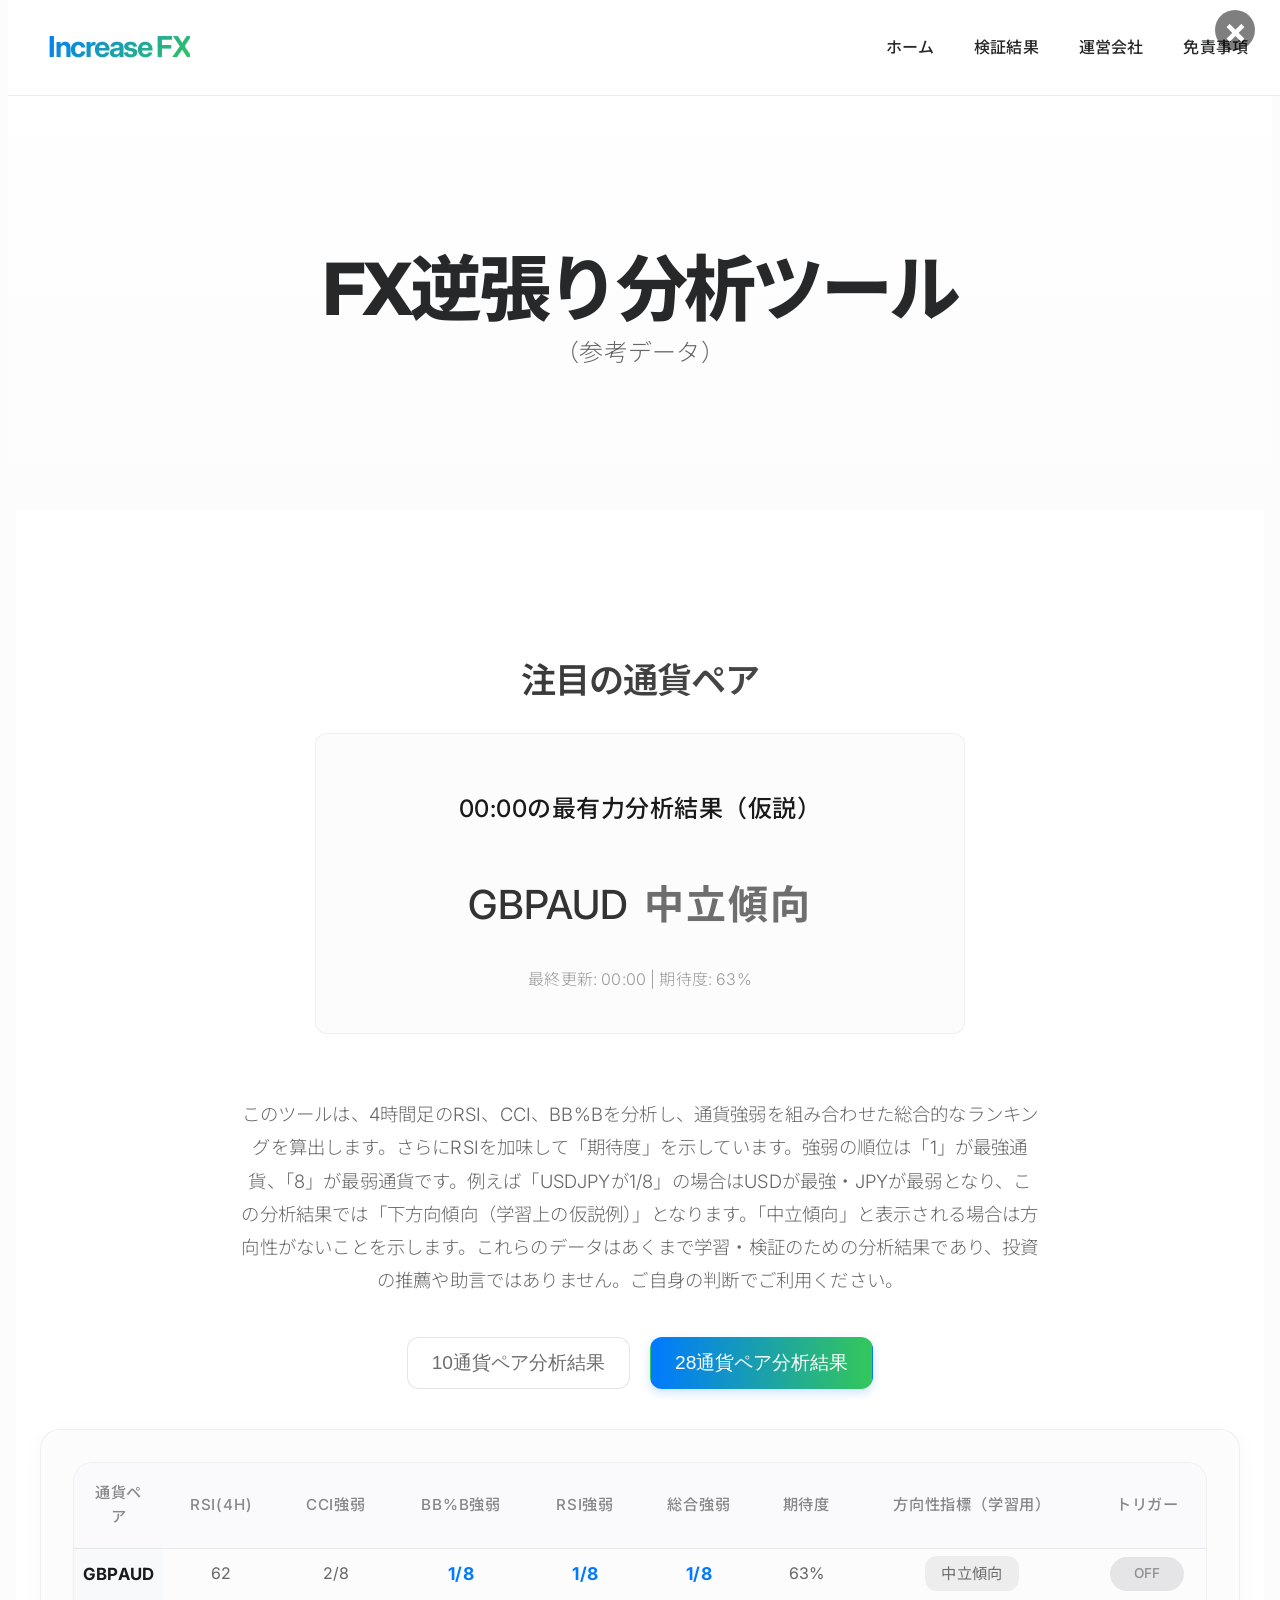
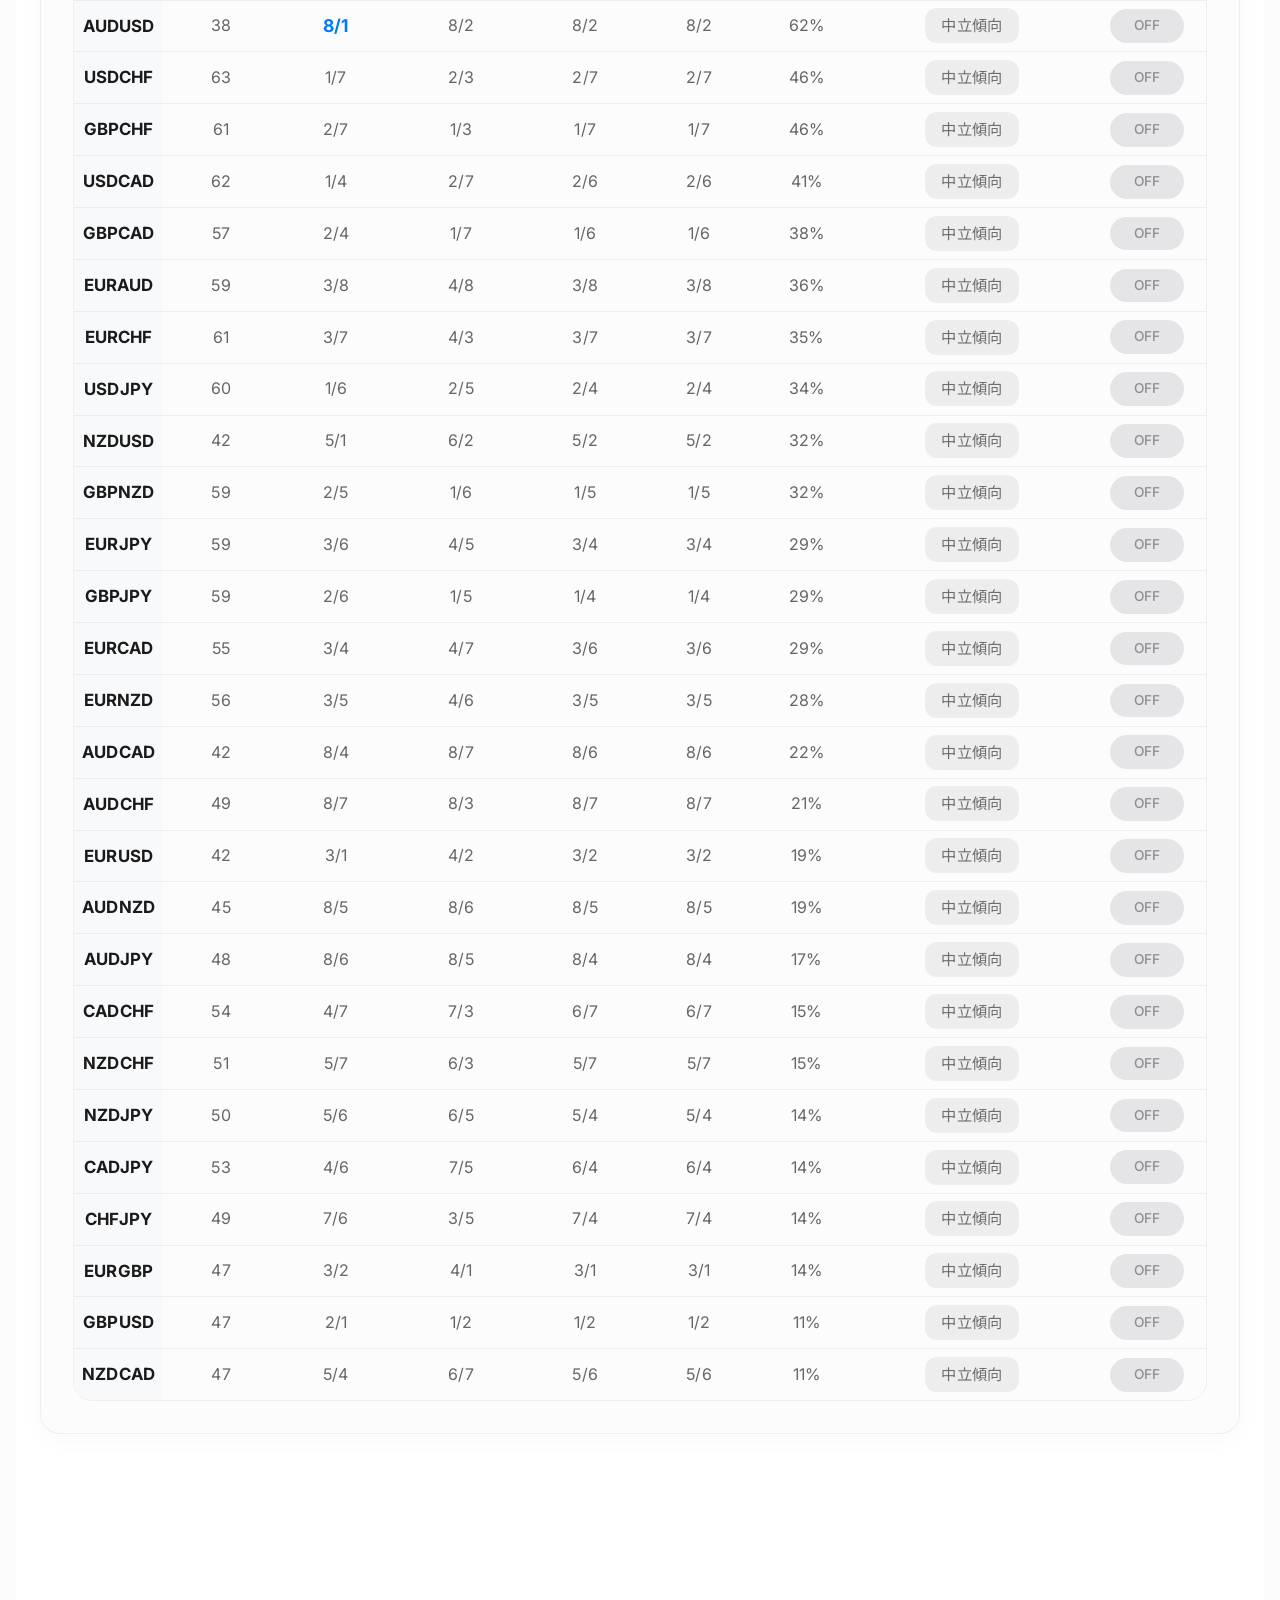
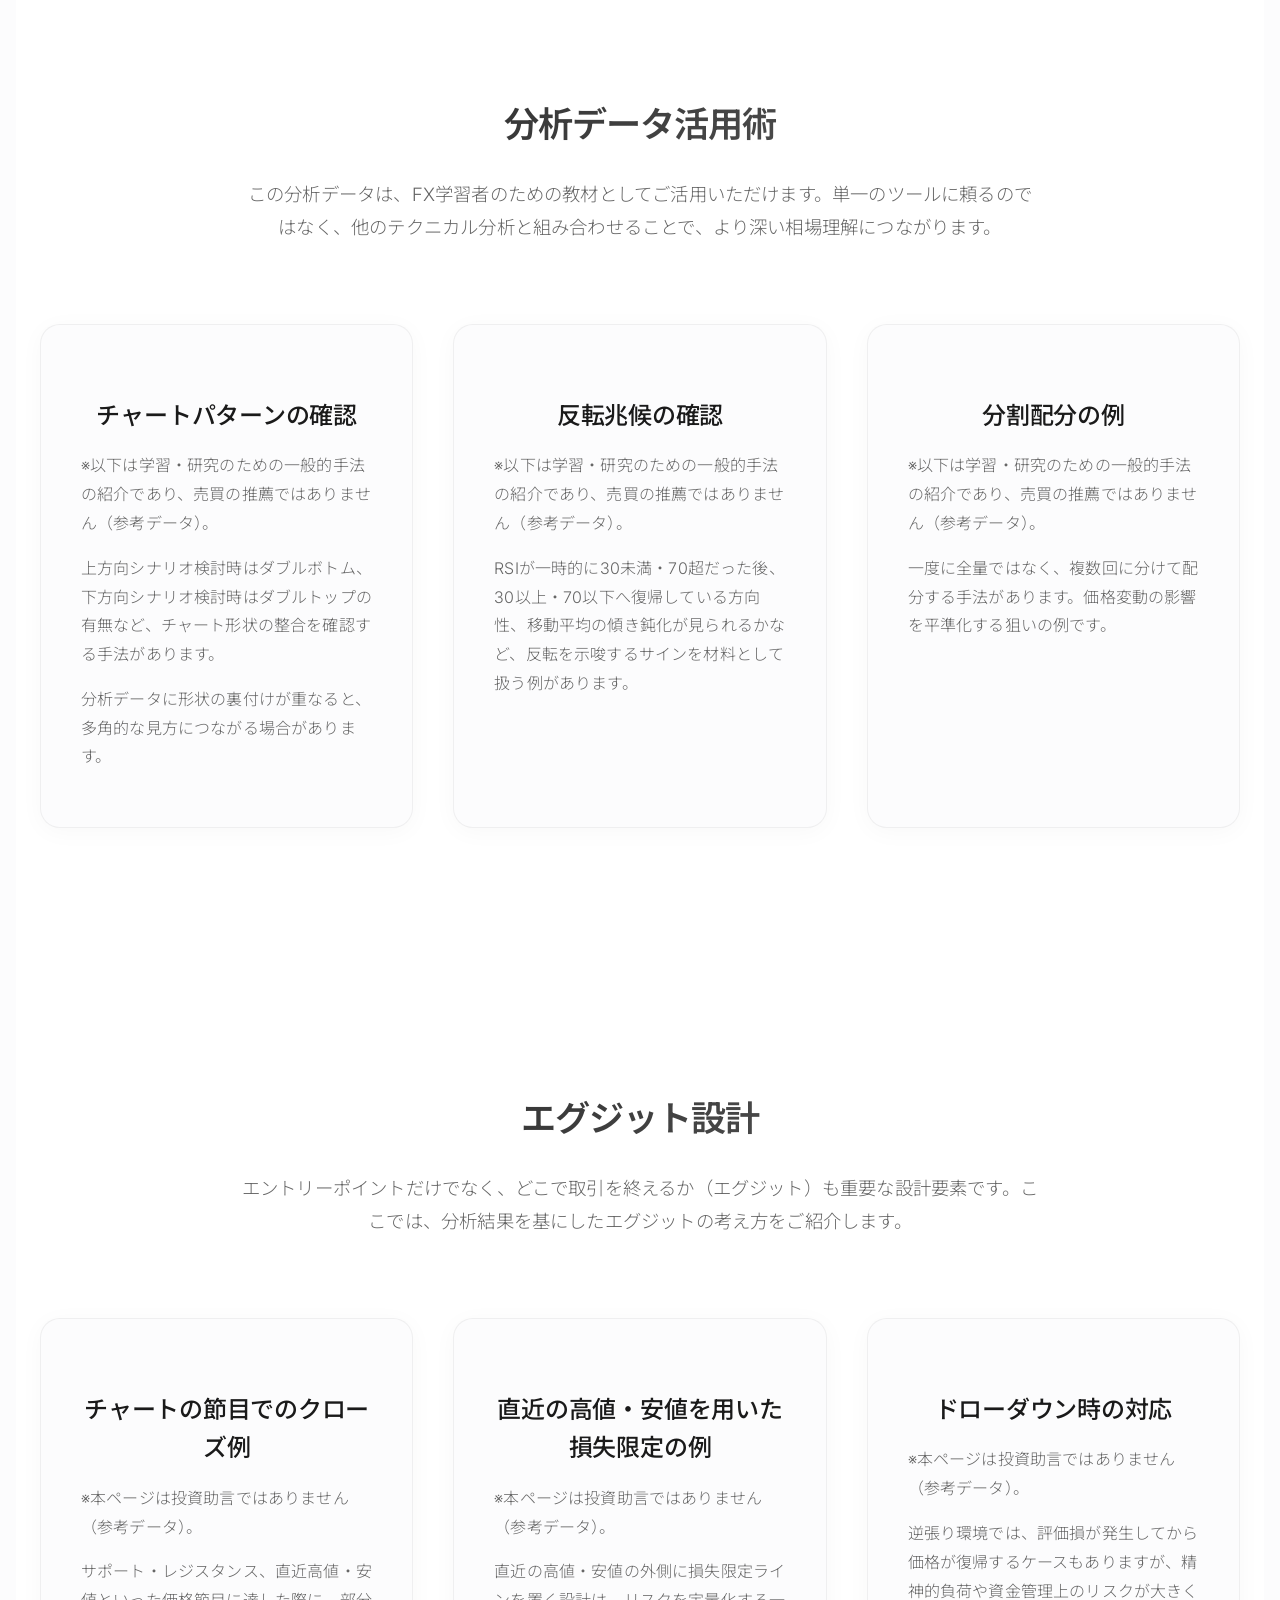
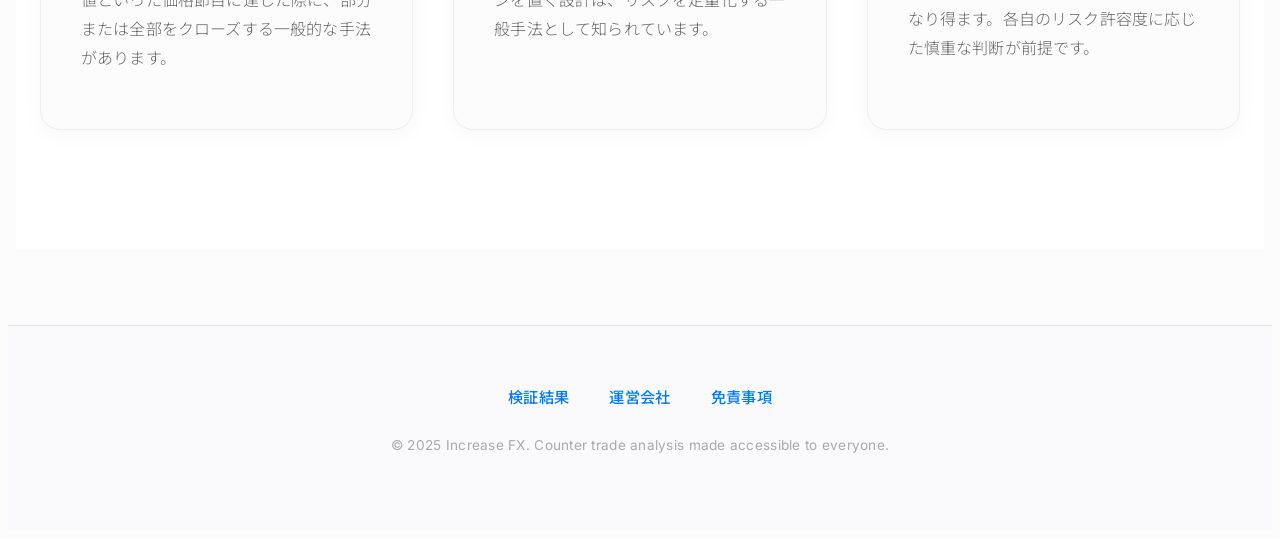
<file: index.html>
<!DOCTYPE html>
<html lang="ja">
    <head>
        <meta charset="UTF-8">
        <meta name="viewport" content="width=device-width, initial-scale=1.0">
        <title>Increase FX - Counter Trade Analysis</title>
        <link rel="preconnect" href="https://fonts.googleapis.com">
        <link rel="preconnect" href="https://fonts.gstatic.com" crossorigin>
        <link href="https://fonts.googleapis.com/css2?family=Inter:wght@300;400;500;600;700;800&family=Noto+Sans+JP:wght@300;400;500;700&display=swap" rel="stylesheet">
        <link rel="stylesheet" href="../css/home.css">
    </head>
<body>
    <div class="scroll-indicator"></div>
    
    <nav class="nav">
        <div class="nav-container">
            <a href="#" onclick="showPage('home')" class="logo">Increase FX</a>
            <ul class="nav-links">
                <li><a href="#" onclick="showPage('home')">ホーム</a></li>
                <li><a href="#" onclick="showPage('results')">検証結果</a></li>
                <li><a href="#" onclick="showPage('company')">運営会社</a></li>
                <li><a href="#" onclick="showPage('disclaimer')">免責事項</a></li>
            </ul>
        </div>
    </nav>

    <div id="home" class="page active">
        <section class="hero">
            <h1>FX逆張り分析ツール</h1>
            <p>（参考データ）</p>
        </section>

        <section class="section" id="signals-section">
            <h2 class="section-title">注目の通貨ペア</h2>
            
            <div class="summary-box">
                <h3 id="summaryTitle">データ読み込み中...</h3>
                <p>
                    <span id="summaryPair" class="summary-pair"></span> 
                    <span id="summaryEntry" class="summary-entry"></span>
                </p>
                <p id="summaryTime" class="time-stamp"></p>
            </div>
            
            <p class="section-subtitle">このツールは、4時間足のRSI、CCI、BB%Bを分析し、通貨強弱を組み合わせた総合的なランキングを算出します。さらにRSIを加味して「期待度」を示しています。強弱の順位は「1」が最強通貨、「8」が最弱通貨です。例えば「USDJPYが1/8」の場合はUSDが最強・JPYが最弱となり、この分析結果では「下方向傾向（学習上の仮説例）」となります。「中立傾向」と表示される場合は方向性がないことを示します。これらのデータはあくまで学習・検証のための分析結果であり、投資の推薦や助言ではありません。ご自身の判断でご利用ください。</p>
            
            <div class="pair-toggle-container">
                <button class="pair-toggle-btn" id="btn-10pair" onclick="switchPairView('10pair')">10通貨ペア分析結果</button>
                <button class="pair-toggle-btn active" id="btn-28pair" onclick="switchPairView('28pair')">28通貨ペア分析結果</button>
            </div>
            
            <div class="card">
                <div id="loadingIndicator" class="loading">データを読み込んでいます...</div>
                <div id="errorIndicator" class="error" style="display: none;"></div>
                <div class="table-container" id="tableContainer" style="display: none;">
                    <table class="data-table">
                        <thead>
                            <tr>
                                <th>通貨ペア</th>
                                <th>RSI(4H)</th>
                                <th>CCI強弱</th>
                                <th>BB%B強弱</th>
                                <th>RSI強弱</th>
                                <th>総合強弱</th>
                                <th>期待度</th>
                                <th>方向性指標（学習用）</th>
                                <th>トリガー</th>
                            </tr>
                        </thead>
                        <tbody id="dataTable">
                            </tbody>
                    </table>
                </div>
            </div>
        </section>

        <section class="section">
            <h2 class="section-title">分析データ活用術</h2>
            <p class="section-subtitle">この分析データは、FX学習者のための教材としてご活用いただけます。単一のツールに頼るのではなく、他のテクニカル分析と組み合わせることで、より深い相場理解につながります。</p>
            
            <div class="features">
                <div class="feature">
                    <h3>チャートパターンの確認</h3>
                    <p>※以下は学習・研究のための一般的手法の紹介であり、売買の推薦ではありません（参考データ）。</p>
                    <p>上方向シナリオ検討時はダブルボトム、下方向シナリオ検討時はダブルトップの有無など、チャート形状の整合を確認する手法があります。</p>
                    <p>分析データに形状の裏付けが重なると、多角的な見方につながる場合があります。</p>
                </div>
                <div class="feature">
                    <h3>反転兆候の確認</h3>
                    <p>※以下は学習・研究のための一般的手法の紹介であり、売買の推薦ではありません（参考データ）。</p>
                    <p>RSIが一時的に30未満・70超だった後、30以上・70以下へ復帰している方向性、移動平均の傾き鈍化が見られるかなど、反転を示唆するサインを材料として扱う例があります。</p>
                </div>
                <div class="feature">
                    <h3>分割配分の例</h3>
                    <p>※以下は学習・研究のための一般的手法の紹介であり、売買の推薦ではありません（参考データ）。</p>
                    <p>一度に全量ではなく、複数回に分けて配分する手法があります。価格変動の影響を平準化する狙いの例です。</p>
                </div>
            </div>
        </section>

        <section class="section">
            <h2 class="section-title">エグジット設計</h2>
            <p class="section-subtitle">エントリーポイントだけでなく、どこで取引を終えるか（エグジット）も重要な設計要素です。ここでは、分析結果を基にしたエグジットの考え方をご紹介します。</p>
            <div class="features">
                <div class="feature">
                    <h3>チャートの節目でのクローズ例</h3>
                    <p>※本ページは投資助言ではありません（参考データ）。</p>
                    <p>サポート・レジスタンス、直近高値・安値といった価格節目に達した際に、部分または全部をクローズする一般的な手法があります。</p>
                </div>
                <div class="feature">
                    <h3>直近の高値・安値を用いた損失限定の例</h3>
                    <p>※本ページは投資助言ではありません（参考データ）。</p>
                    <p>直近の高値・安値の外側に損失限定ラインを置く設計は、リスクを定量化する一般手法として知られています。</p>
                </div>
                <div class="feature">
                    <h3>ドローダウン時の対応</h3>
                    <p>※本ページは投資助言ではありません（参考データ）。</p>
                    <p>逆張り環境では、評価損が発生してから価格が復帰するケースもありますが、精神的負荷や資金管理上のリスクが大きくなり得ます。各自のリスク許容度に応じた慎重な判断が前提です。</p>
                </div>
            </div>
        </section>
    </div>

    <div id="company" class="page">
        <section class="section">
            <h2>運営会社</h2>
            <h3>会社概要</h3>
            <p>会社名: インクリーズ株式会社</p>
            <p>設立: 2022年12月2日</p>
            <p>資本金: 1,000,000円</p>
            <p>代表者: 中野由仁</p>
            <p>所在地: 大阪市中央区南新町１丁目２−３</p>
            <p>電話: 06-6940-0330</p>
        </section>
    </div>

    <div id="disclaimer" class="page">
        <section class="section">
            <h2>免責事項</h2>
            
            <h3>投資リスクについて</h3>
            <p>FX取引は高いリスクを伴う投資行為です。レバレッジ効果により、投資元本を上回る損失が発生する可能性があります。</p>
            
            <h3>情報の利用について</h3>
            <p>本サイトで提供される情報は、投資の参考情報として提供されており、投資の推薦や勧誘を目的としたものではありません。本サイトの内容は教育・研究用の参考データであり、実際の取引への直接利用は推薦いたしません。</p>
            
            <h3>投資判断の責任</h3>
            <p>すべての投資判断は、利用者ご自身の責任において行ってください。本サイトの情報を利用した結果生じるいかなる損失について、当サイトは一切の責任を負いません。</p>
            
            <h3>情報の正確性について</h3>
            <p>本サイトの情報は正確性を期しておりますが、完全性や適時性を保証するものではありません。表示されるデータは遅延や過去データを含む場合があり、リアルタイムの取引判断に利用できるものではありません。</p>
            
            <h3>第三者責任の否定</h3>
            <p>当サイトにリンクされた外部サービスや掲載データの出典についても、その正確性や完全性を保証するものではありません。</p>
            
            <h3>リスク管理の重要性</h3>
            <p>FX取引を行う際は、適切なリスク管理を行い、余裕資金の範囲内で取引を行うことを強く推薦します。</p>
        </section>
    </div>

    <div id="results" class="page">
        <section class="section">
            <h2>検証結果</h2>
            <p class="section-subtitle">10日分の検証結果です。エントリーしてから240時間分のチャートです。実際にエントリーしてから、どのように価格が推移したかをご確認いただけます。逆張りのトレードの有効性についてご参考ください。</p>
            <div class="card">
                <div class="table-container">
                    <table class="data-table">
                        <thead>
                            <!-- Header will be generated by JavaScript -->
                        </thead>
                        <tbody>
                            <!-- Table body will be generated by JavaScript -->
                        </tbody>
                    </table>
                </div>
            </div>
        </section>
    </div>

    <div id="imageModal" class="modal">
        <span class="close" onclick="closeModal()">&times;</span>
        <img class="modal-content" id="modalImage">
    </div>

    <footer class="footer">
        <div class="footer-links">
            <a href="#" onclick="showPage('results')">検証結果</a>
            <a href="#" onclick="showPage('company')">運営会社</a>
            <a href="#" onclick="showPage('disclaimer')">免責事項</a>
        </div>
        <p>&copy; 2025 Increase FX. Counter trade analysis made accessible to everyone.</p>
    </footer>

    <script src="../js/config.js"></script>
</body>
</html>
</file>
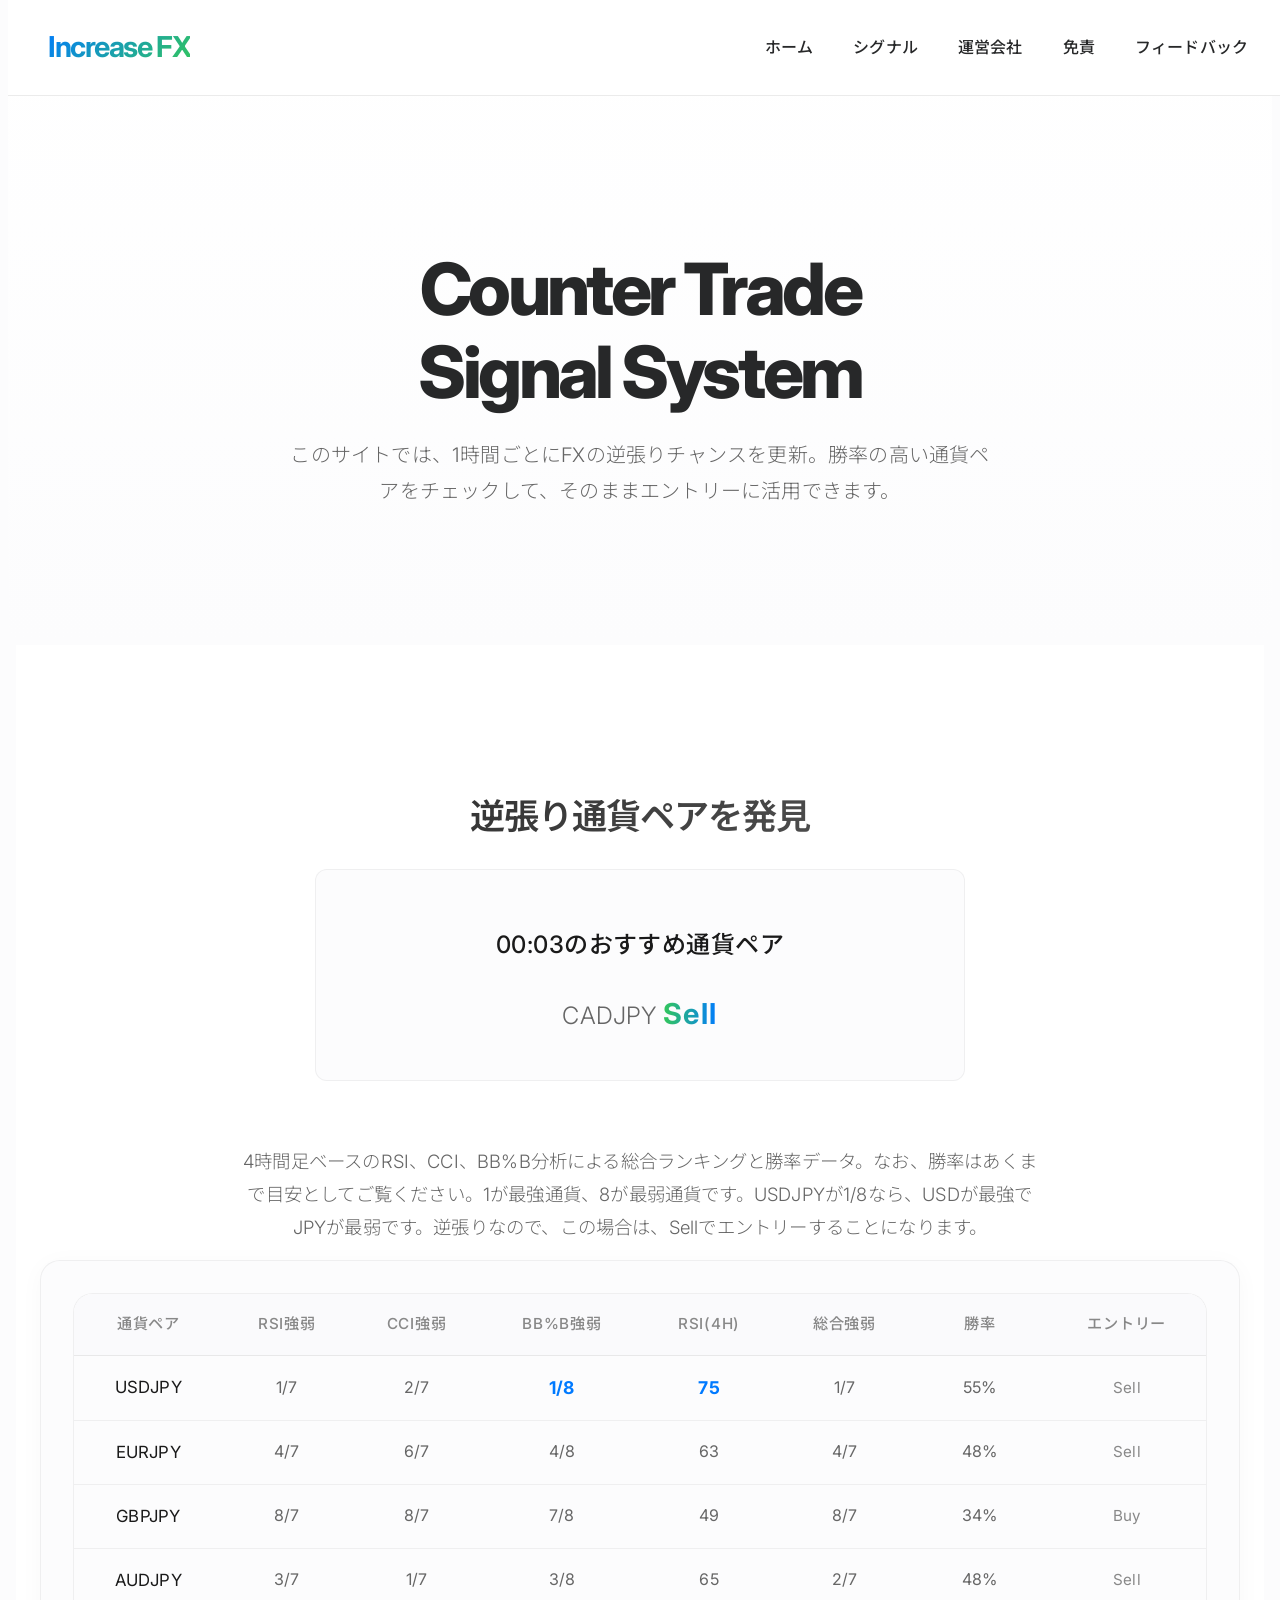
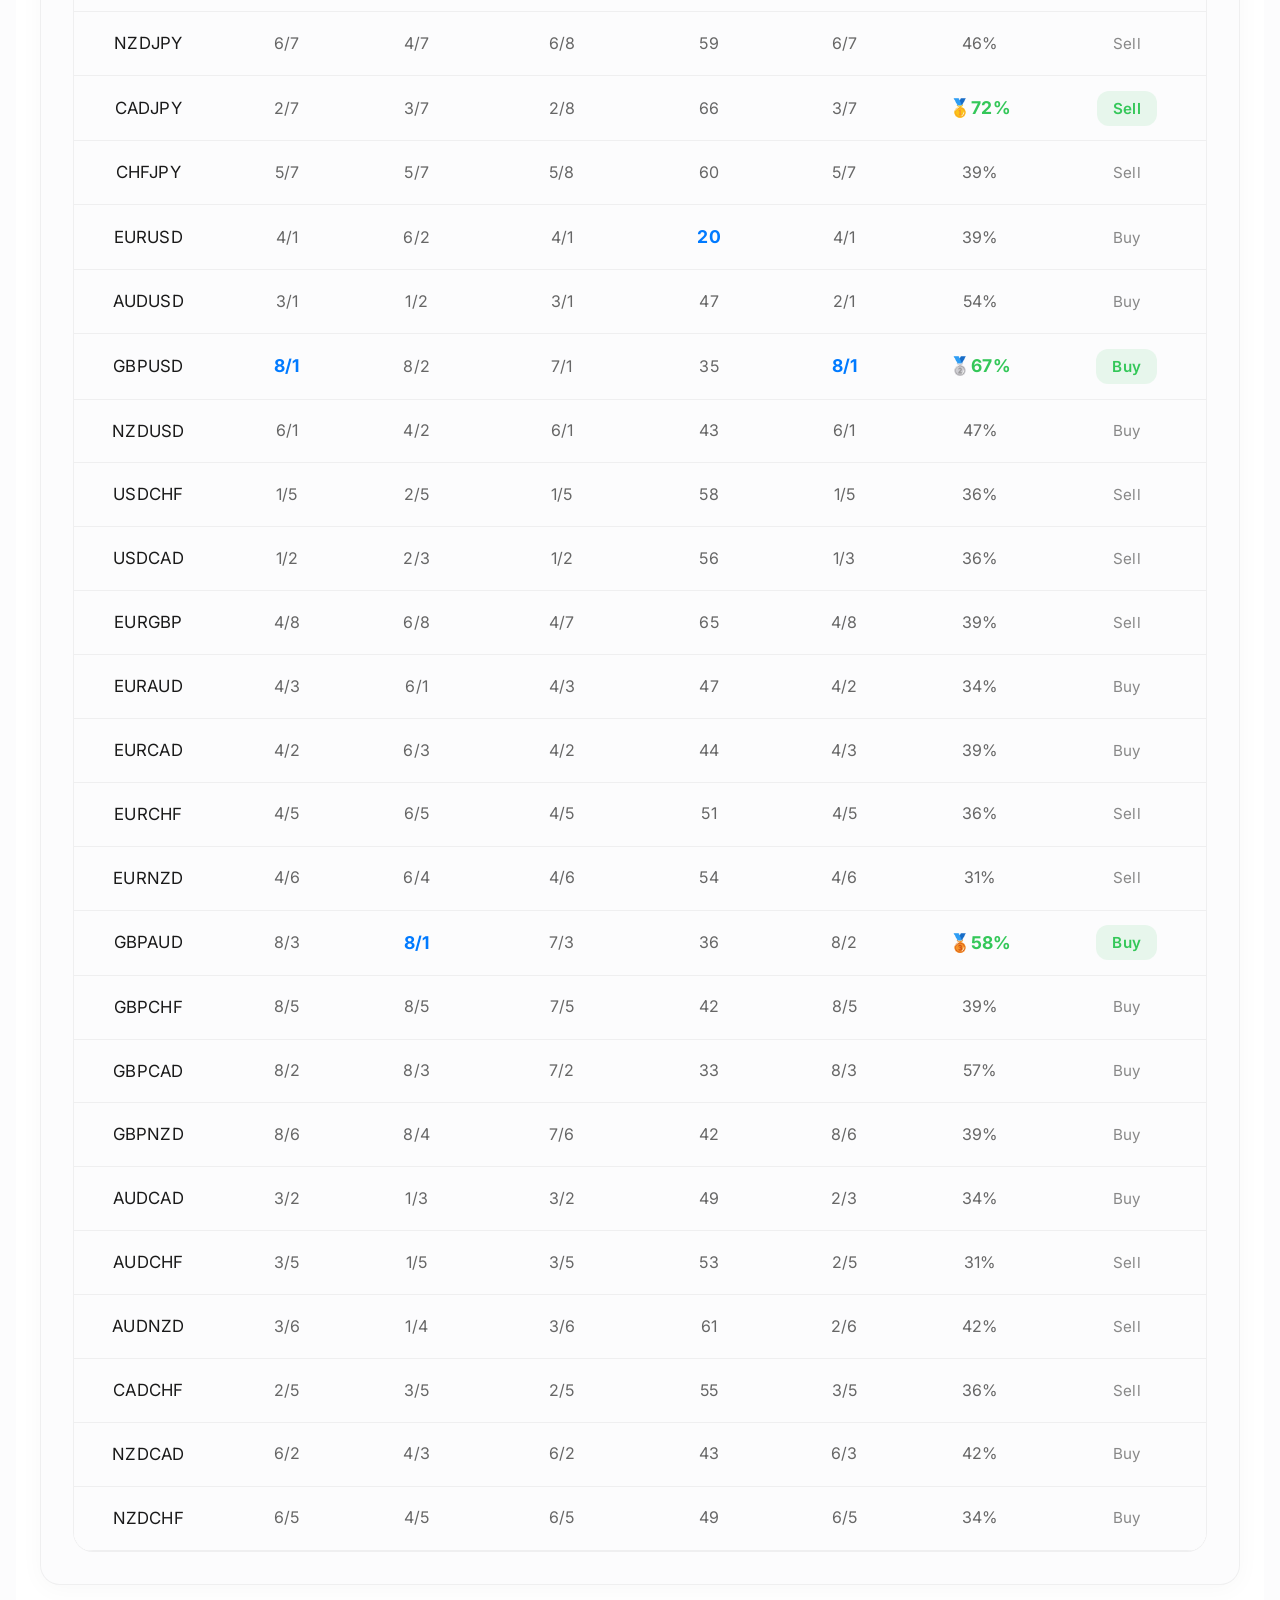
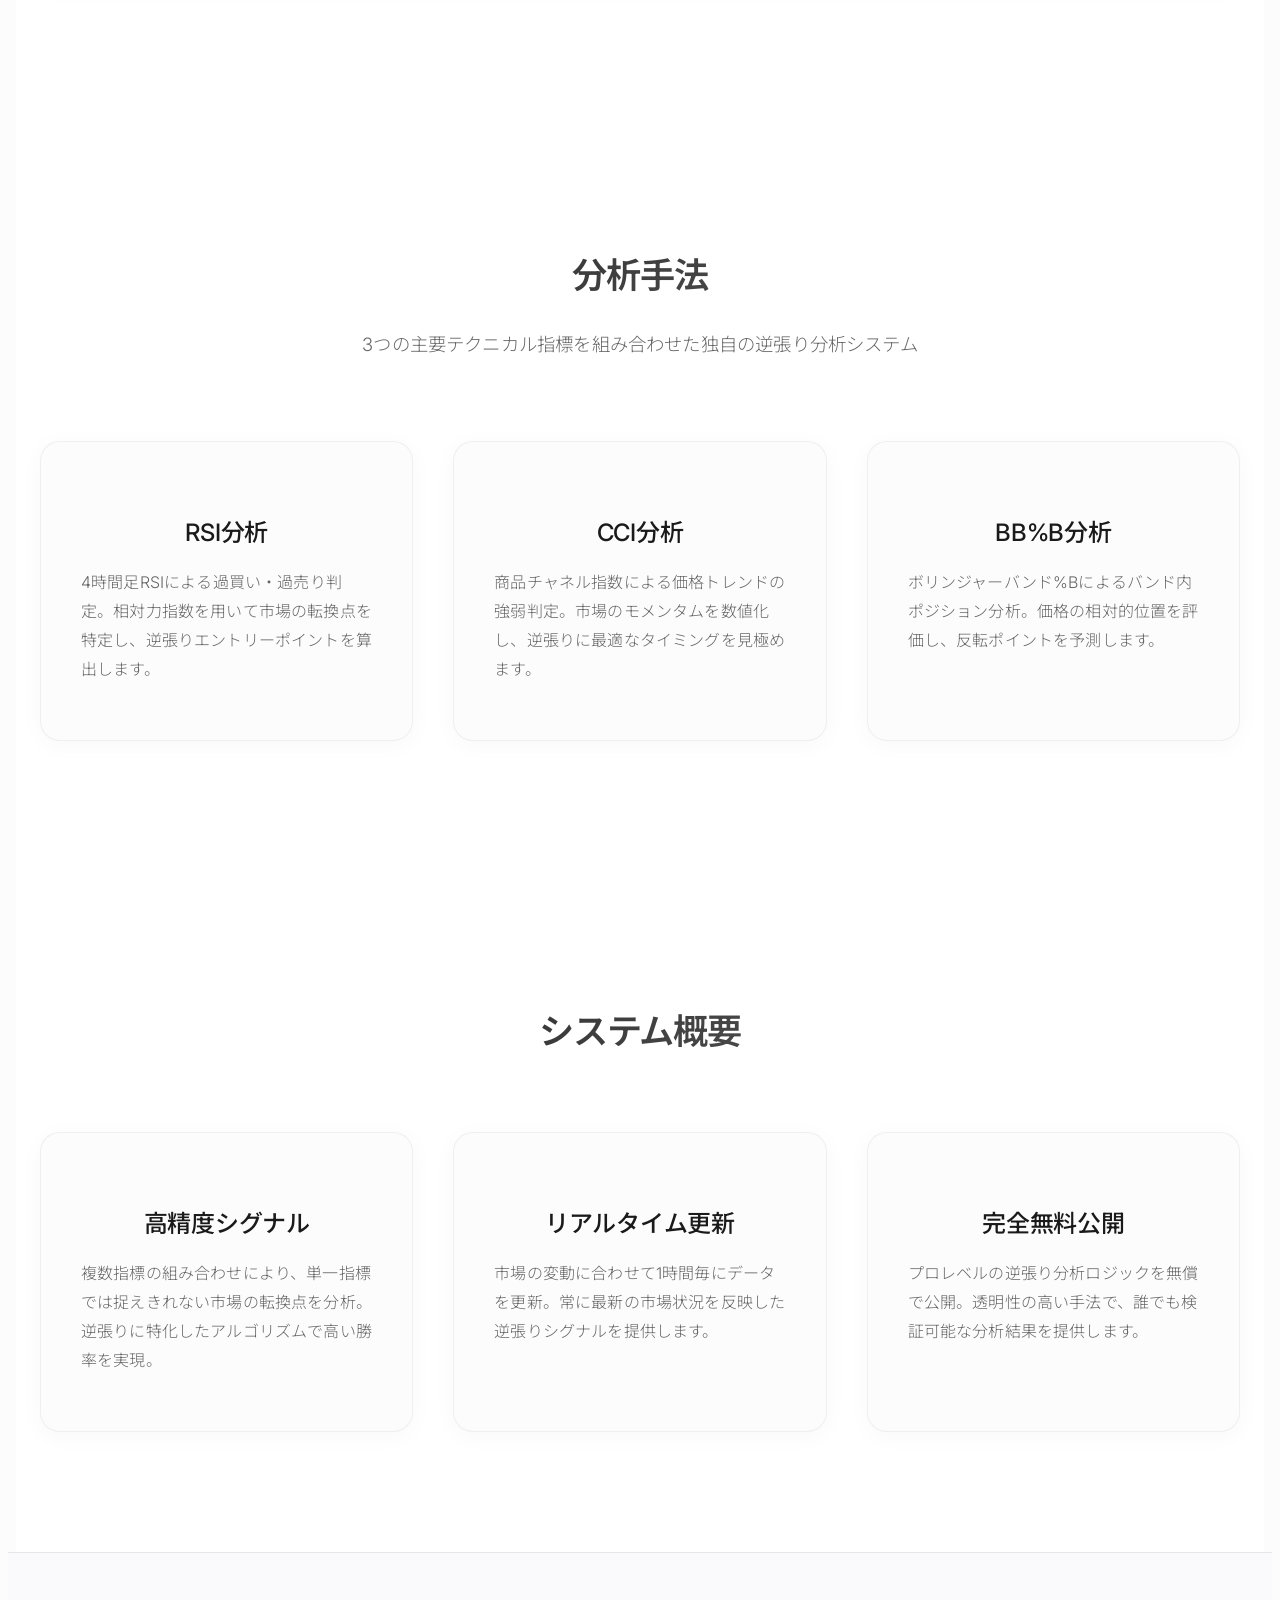
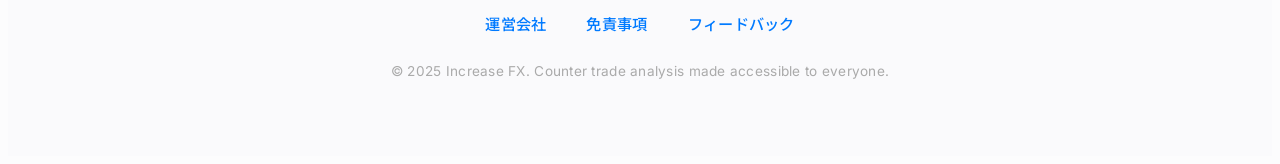
<file: website/index.html>
<!DOCTYPE html>
<html lang="ja">
<head>
    <meta charset="UTF-8">
    <meta name="viewport" content="width=device-width, initial-scale=1.0">
    <title>Increase FX - Counter Trade Signals</title>
    <link rel="preconnect" href="https://fonts.googleapis.com">
    <link rel="preconnect" href="https://fonts.gstatic.com" crossorigin>
    <link href="https://fonts.googleapis.com/css2?family=Inter:wght@300;400;500;600;700;800&family=Noto+Sans+JP:wght@300;400;500;700&display=swap" rel="stylesheet">
    <style>
        /*
        * CSS Zen Gardens
        * フォント、文字サイズ、色、行間、字詰めなど、文字に関するプロパティだけを変更して、
        * 元のデザインから都会的で洗練された印象に変更。
        * AppleやGoogleのようなミニマルでクリーンなUIを目指しました。
        */
        body {
            font-family: 'Inter', 'Noto Sans JP', 'system-ui', '-apple-system', 'BlinkMacSystemFont', 'Segoe UI', 'Roboto', 'Helvetica Neue', Arial, sans-serif;
            color: #1a1a1a;
            line-height: 1.6;
            letter-spacing: -0.01em;
            font-size: 1.09rem;
            text-rendering: optimizeLegibility;
            font-smooth: always;
            -webkit-font-smoothing: antialiased;
            background: #fcfcfd;
        }

        /*
        * ナビゲーション
        */
        .nav {
            position: fixed;
            top: 0;
            width: 100%;
            backdrop-filter: blur(20px);
            background: rgba(255, 255, 255, 0.85);
            border-bottom: 1px solid rgba(0, 0, 0, 0.08);
            z-index: 1000;
            padding: 16px 0;
        }

        .nav-container {
            max-width: 1200px;
            margin: 0 auto;
            display: flex;
            justify-content: space-between;
            align-items: center;
            padding: 0 24px;
        }
        
        /* ロゴ */
        .logo {
            font-size: 1.8rem;
            font-weight: 700;
            letter-spacing: -0.05em;
            font-family: 'Inter', sans-serif;
            background: linear-gradient(135deg, #007AFF, #34C759);
            -webkit-background-clip: text;
            -webkit-text-fill-color: transparent;
            background-clip: text;
        }
        
        /* ナビゲーションリンク */
        .nav-links {
            display: flex;
            gap: 40px;
            list-style: none;
        }

        .nav-links a {
            font-weight: 500;
            font-size: 1rem;
            letter-spacing: 0.01em;
            color: #272829;
            text-decoration: none;
            transition: color 0.3s ease;
        }

        .nav-links a:hover {
            color: #007AFF;
        }

        /*
        * ヒーローセクション
        */
        .hero {
            padding: 180px 24px 120px;
            text-align: center;
            background: linear-gradient(180deg, #ffffff 0%, #fcfcfd 100%);
        }

        .hero h1 {
            font-size: 4.5rem;
            font-weight: 800;
            line-height: 1.15;
            letter-spacing: -0.05em;
            color: #272829;
            margin-bottom: 24px;
        }

        .hero p {
            font-size: 1.25rem;
            font-weight: 400;
            color: #6e6e6e;
            line-height: 1.7;
            letter-spacing: 0.01em;
            max-width: 700px;
            margin: 0 auto 48px;
        }

        /*
        * セクション共通
        */
        .section {
            padding: 120px 24px;
            max-width: 1200px;
            margin: 0 auto;
            background: #fff;
        }
        
        /* セクションタイトル */
        .section-title {
            font-size: 2.5rem;
            font-weight: 700;
            line-height: 1.2;
            letter-spacing: -0.03em;
            color: #272829;
            text-align: center;
            margin-bottom: 12px;
        }
        
        /* サマリー部分 */
        .summary-box {
            background: #fcfcfd;
            border: 1px solid rgba(0, 0, 0, 0.05);
            border-radius: 12px;
            padding: 24px;
            text-align: center;
            margin: 0 auto 64px;
            max-width: 600px;
        }
        
        .summary-box h3 {
            font-size: 1.1rem;
            color: #1a1a1a;
            font-weight: 600;
            margin-bottom: 8px;
            letter-spacing: 0.02em;
        }
        
        .summary-box p {
            font-size: 1.5rem;
            font-weight: 500;
            color: #333333;
            margin-bottom: 16px;
            letter-spacing: 0.01em;
        }

        .summary-box .entry-signal {
            font-size: 1.8rem;
            font-weight: 700;
            letter-spacing: 0.05em;
            background: linear-gradient(90deg, #34C759, #007AFF);
            -webkit-background-clip: text;
            -webkit-text-fill-color: transparent;
            background-clip: text;
        }

        .summary-box .time-stamp {
            font-size: 0.85rem;
            color: #999;
            margin-top: 16px;
        }

        .section-subtitle {
            font-size: 1.15rem;
            font-weight: 400;
            color: #6e6e6e;
            line-height: 1.8;
            letter-spacing: 0.01em;
            text-align: center;
            margin-bottom: 72px;
            max-width: 800px;
            margin-left: auto;
            margin-right: auto;
        }

        /*
        * カードとテーブル
        */
        .card {
            background: #fcfcfd;
            border: 1px solid rgba(0, 0, 0, 0.05);
            border-radius: 20px;
            padding: 32px;
            backdrop-filter: blur(20px);
            transition: all 0.3s ease;
            box-shadow: 0 4px 24px rgba(0, 0, 0, 0.03);
        }

        .card:hover {
            transform: translateY(-8px);
            border-color: rgba(0, 122, 255, 0.2);
            box-shadow: 0 16px 40px rgba(0, 0, 0, 0.08);
        }

        .table-container {
            overflow-x: auto;
            border-radius: 20px;
            background: #fcfcfd;
            border: 1px solid rgba(0, 0, 0, 0.05);
        }

        .data-table {
            width: 100%;
            border-collapse: collapse;
            font-size: 1rem;
            background: #fcfcfd;
        }
        
        .data-table th {
            background: #fafafc;
            padding: 18px 16px;
            text-align: center;
            font-weight: 500;
            border-bottom: 1px solid rgba(0, 0, 0, 0.08);
            color: #888888;
            font-size: 0.95rem;
            text-transform: uppercase;
            letter-spacing: 0.05em;
        }

        .data-table td {
            padding: 18px 16px;
            border-bottom: 1px solid rgba(0, 0, 0, 0.05);
            background: #fcfcfd;
            color: #666666;
            font-size: 1rem;
            text-align: center;
            font-weight: 400;
            letter-spacing: 0.01em;
        }

        .data-table tr:hover {
            background: #f9f9fb;
        }

        .pair-name {
            font-weight: 600;
            color: #1a1a1a !important;
            font-size: 1.05rem !important;
        }

        .highlight-top3 {
            font-weight: 700 !important;
            font-size: 1.1rem !important;
            color: #34C759 !important;
        }

        .highlight-extreme-ranking {
            font-weight: 700 !important;
            font-size: 1.1rem !important;
            color: #007AFF !important;
        }

        .highlight-rsi-extreme {
            font-weight: 700 !important;
            font-size: 1.1rem !important;
            color: #007AFF !important;
        }

        .entry-top3 {
            background: rgba(52, 199, 89, 0.1);
            color: #34C759;
            font-weight: 600;
            padding: 8px 16px;
            border-radius: 12px;
            font-size: 0.95rem;
            letter-spacing: 0.02em;
        }

        .entry-normal {
            color: #888888;
            font-weight: 400;
            padding: 8px 16px;
            font-size: 0.95rem;
            letter-spacing: 0.02em;
        }

        /*
        * Features セクション
        */
        .features {
            display: grid;
            grid-template-columns: repeat(auto-fit, minmax(320px, 1fr));
            gap: 40px;
            margin-top: 80px;
        }

        .feature {
            text-align: left;
            background: #fcfcfd;
            border: 1px solid rgba(0, 0, 0, 0.05);
            border-radius: 20px;
            padding: 40px;
            transition: all 0.3s ease;
            box-shadow: 0 4px 24px rgba(0, 0, 0, 0.03);
        }

        .feature:hover {
            transform: translateY(-8px);
            box-shadow: 0 16px 40px rgba(0, 0, 0, 0.08);
        }

        .feature h3 {
            font-size: 1.5rem;
            font-weight: 600;
            color: #1a1a1a;
            margin: 0 0 16px 0;
            text-align: center;
            letter-spacing: -0.01em;
        }

        .feature p {
            font-size: 1rem;
            font-weight: 400;
            color: #6e6e6e;
            line-height: 1.7;
            letter-spacing: 0.01em;
            margin: 0;
        }

        /*
        * フッター
        */
        .footer {
            background: #fafafc;
            padding: 60px 24px;
            text-align: center;
            border-top: 1px solid rgba(0, 0, 0, 0.08);
        }

        .footer p {
            color: #aaaaaa;
            font-size: 0.85rem;
            line-height: 1.6;
            letter-spacing: 0.02em;
        }

        .footer-links {
            display: flex;
            justify-content: center;
            gap: 40px;
            margin-bottom: 24px;
        }

        .footer-links a {
            color: #007AFF;
            text-decoration: none;
            font-weight: 500;
            font-size: 0.95rem;
            letter-spacing: 0.02em;
        }

        .footer-links a:hover {
            text-decoration: underline;
        }

        /*
        * ページ切り替え
        */
        .page {
            display: none;
            min-height: 80vh;
        }

        .page.active {
            display: block;
        }

        .page h2 {
            font-size: 2.2rem;
            font-weight: 600;
            margin-bottom: 32px;
            background: linear-gradient(135deg, #1a1a1a 0%, #666666 100%);
            -webkit-background-clip: text;
            -webkit-text-fill-color: transparent;
            background-clip: text;
        }

        .page h3 {
            font-size: 1.5rem;
            font-weight: 500;
            margin: 32px 0 16px 0;
            color: #1a1a1a;
        }

        .page p {
            color: #666666;
            line-height: 1.8;
            margin-bottom: 16px;
            font-weight: 300;
        }

        /*
        * レスポンシブデザイン
        */
        @media (max-width: 768px) {
            .hero h1 {
                font-size: 3.2rem;
                line-height: 1.2;
            }

            .hero p {
                font-size: 1.1rem;
            }

            .nav-links {
                display: none;
            }

            .data-table {
                font-size: 13px;
            }

            .data-table td {
                font-size: 12px;
                padding: 12px 8px;
            }

            .data-table th {
                font-size: 12px;
                padding: 12px 8px;
            }

            .features {
                grid-template-columns: 1fr;
            }

            .footer-links {
                flex-direction: column;
                gap: 16px;
            }

            .section-title {
                font-size: 2rem;
            }
        }

        /* スクロールインジケーター */
        .scroll-indicator {
            position: fixed;
            top: 0;
            left: 0;
            width: 100%;
            height: 3px;
            background: linear-gradient(90deg, #007AFF, #34C759);
            transform-origin: left;
            transform: scaleX(0);
            z-index: 1001;
        }
    </style>
</head>
<body>
    <div class="scroll-indicator"></div>
    
    <nav class="nav">
        <div class="nav-container">
            <div class="logo">Increase FX</div>
            <ul class="nav-links">
                <li><a href="#" onclick="showPage('home')">ホーム</a></li>
                <li><a href="#" onclick="showPage('signals')">シグナル</a></li>
                <li><a href="#" onclick="showPage('company')">運営会社</a></li>
                <li><a href="#" onclick="showPage('disclaimer')">免責</a></li>
                <li><a href="#" onclick="showPage('feedback')">フィードバック</a></li>
            </ul>
        </div>
    </nav>

    <div id="home" class="page active">
        <section class="hero">
            <h1>Counter Trade<br>Signal System</h1>
            <p>このサイトでは、1時間ごとにFXの逆張りチャンスを更新。勝率の高い通貨ペアをチェックして、そのままエントリーに活用できます。</p>
        </section>

        <section class="section" id="signals-section">
            <h2 class="section-title">逆張り通貨ペアを発見</h2>
            
            <div class="summary-box">
                <h3 id="summaryTitle"></h3>
                <p><span id="summaryPair"></span> <span id="summaryEntry"></span></p>
            </div>
            
            <p class="section-subtitle">4時間足ベースのRSI、CCI、BB%B分析による総合ランキングと勝率データ。なお、勝率はあくまで目安としてご覧ください。1が最強通貨、8が最弱通貨です。USDJPYが1/8なら、USDが最強でJPYが最弱です。逆張りなので、この場合は、Sellでエントリーすることになります。</p>
            
            <div class="card">
                <div class="table-container">
                    <table class="data-table">
                        <thead>
                            <tr>
                                <th>通貨ペア</th>
                                <th>RSI強弱</th>
                                <th>CCI強弱</th>
                                <th>BB%B強弱</th>
                                <th>RSI(4H)</th>
                                <th>総合強弱</th>
                                <th>勝率</th>
                                <th>エントリー</th>
                            </tr>
                        </thead>
                        <tbody id="dataTable">
                            <!-- データはJavaScriptで挿入 -->
                        </tbody>
                    </table>
                </div>
            </div>
        </section>

        <section class="section">
            <h2 class="section-title">分析手法</h2>
            <p class="section-subtitle">3つの主要テクニカル指標を組み合わせた独自の逆張り分析システム</p>
            
            <div class="features">
                <div class="feature">
                    <h3>RSI分析</h3>
                    <p>4時間足RSIによる過買い・過売り判定。相対力指数を用いて市場の転換点を特定し、逆張りエントリーポイントを算出します。</p>
                </div>
                <div class="feature">
                    <h3>CCI分析</h3>
                    <p>商品チャネル指数による価格トレンドの強弱判定。市場のモメンタムを数値化し、逆張りに最適なタイミングを見極めます。</p>
                </div>
                <div class="feature">
                    <h3>BB%B分析</h3>
                    <p>ボリンジャーバンド%Bによるバンド内ポジション分析。価格の相対的位置を評価し、反転ポイントを予測します。</p>
                </div>
            </div>
        </section>

        <section class="section">
            <h2 class="section-title">システム概要</h2>
            <div class="features">
                <div class="feature">
                    <h3>高精度シグナル</h3>
                    <p>複数指標の組み合わせにより、単一指標では捉えきれない市場の転換点を分析。逆張りに特化したアルゴリズムで高い勝率を実現。</p>
                </div>
                <div class="feature">
                    <h3>リアルタイム更新</h3>
                    <p>市場の変動に合わせて1時間毎にデータを更新。常に最新の市場状況を反映した逆張りシグナルを提供します。</p>
                </div>
                <div class="feature">
                    <h3>完全無料公開</h3>
                    <p>プロレベルの逆張り分析ロジックを無償で公開。透明性の高い手法で、誰でも検証可能な分析結果を提供します。</p>
                </div>
            </div>
        </section>
    </div>

    <div id="signals" class="page">
        <section class="section">
            <h2>シグナル詳細</h2>
            <p>こちらのページでは、より詳細なシグナル分析と過去のパフォーマンスデータをご確認いただけます。 </p>
            <p>各通貨ペアの詳細な分析結果、エントリー・エグジットポイント、リスク管理手法などを掲載予定です。</p>
        </section>
    </div>

    <div id="company" class="page">
        <section class="section">
            <h2>運営会社</h2>
            <h3>会社概要</h3>
            <p>Increase FXは、プロフェッショナルなFX分析手法を無料で提供することを目的として設立されました。</p>
            
            <h3>ミッション</h3>
            <p>私たちのミッションは、高品質なFX分析ツールを誰でもアクセス可能な形で提供し、トレーダーの皆様の成功をサポートすることです。</p>
            
            <h3>運営方針</h3>
            <p>完全無料でのサービス提供を継続し、透明性の高い分析手法の公開により、FXトレーディングコミュニティの発展に貢献します。</p>
            
            <h3>お問い合わせ</h3>
            <p>ご質問やご要望がございましたら、フィードバックページよりお気軽にお問い合わせください。</p>
        </section>
    </div>

    <div id="disclaimer" class="page">
        <section class="section">
            <h2>免責事項</h2>
            
            <h3>投資リスクについて</h3>
            <p>FX取引は高いリスクを伴う投資行為です。レバレッジ効果により、投資元本を上回る損失が発生する可能性があります。</p>
            
            <h3>情報の利用について</h3>
            <p>本サイトで提供される情報は、投資の参考情報として提供されており、投資の推奨や勧誘を目的としたものではありません。</p>
            
            <h3>投資判断の責任</h3>
            <p>すべての投資判断は、利用者ご自身の責任において行ってください。本サイトの情報を利用した結果生じる損失について、当サイトは一切の責任を負いません。</p>
            
            <h3>情報の正確性について</h3>
            <p>本サイトの情報は正確性を期しておりますが、完全性や適時性を保証するものではありません。市場の変動により、情報が古くなる場合があります。</p>
            
            <h3>リスク管理の重要性</h3>
            <p>FX取引を行う際は、適切なリスク管理を行い、余裕資金の範囲内で取引を行うことを強く推奨します。</p>
        </section>
    </div>

    <div id="feedback" class="page">
        <section class="section">
            <h2>フィードバック</h2>
            
            <h3>ご意見・ご要望をお聞かせください</h3>
            <p>Increase FXをより良いサービスにするため、皆様からのフィードバックをお待ちしております。</p>
            
            <div class="card">
                <iframe src="https://docs.google.com/forms/d/e/1FAIpQLSexample/viewform?embedded=true" width="100%" height="500" frameborder="0" marginheight="0" marginwidth="0">読み込んでいます…</iframe>
                <p style="margin-top: 20px; text-align: center; color: #6e6e6e; font-size: 0.95rem; line-height: 1.6; letter-spacing: 0.02em;">
                    ※ 上記フォームが表示されない場合は、ブラウザの設定でCookieを有効にしてください
                </p>
            </div>
            
            <div style="margin-top: 40px; text-align: center;">
                <p style="color: #6e6e6e; line-height: 1.8; letter-spacing: 0.01em;">お送りいただいたフィードバックは、サービス改善のために活用させていただきます。</p>
                <p style="color: #6e6e6e; margin-top: 8px; line-height: 1.8; letter-spacing: 0.01em;">個別の回答をご希望の場合は、メールアドレスをご記入ください。</p>
            </div>
        </section>
    </div>

    <footer class="footer">
        <div class="footer-links">
            <a href="#" onclick="showPage('company')">運営会社</a>
            <a href="#" onclick="showPage('disclaimer')">免責事項</a>
            <a href="#" onclick="showPage('feedback')">フィードバック</a>
        </div>
        <p>&copy; 2025 Increase FX. Counter trade analysis made accessible to everyone.</p>
    </footer>

    <script>
        // ページ切り替え機能
        function showPage(pageId) {
            document.querySelectorAll('.page').forEach(page => {
                page.classList.remove('active');
            });
            document.getElementById(pageId).classList.add('active');
            window.scrollTo(0, 0);
        }

        // スクロールインジケーター
        window.addEventListener('scroll', () => {
            const scrolled = (window.scrollY / (document.documentElement.scrollHeight - window.innerHeight)) * 100;
            document.querySelector('.scroll-indicator').style.transform = `scaleX(${scrolled / 100})`;
        });

        // データテーブルの生成
        const tableData = [
            ['USDJPY', '1/7', '2/7', '1/8', '75', '1/7', '55%'],
            ['EURJPY', '4/7', '6/7', '4/8', '63', '4/7', '48%'],
            ['GBPJPY', '8/7', '8/7', '7/8', '49', '8/7', '34%'],
            ['AUDJPY', '3/7', '1/7', '3/8', '65', '2/7', '48%'],
            ['NZDJPY', '6/7', '4/7', '6/8', '59', '6/7', '46%'],
            ['CADJPY', '2/7', '3/7', '2/8', '66', '3/7', '72%'],
            ['CHFJPY', '5/7', '5/7', '5/8', '60', '5/7', '39%'],
            ['EURUSD', '4/1', '6/2', '4/1', '20', '4/1', '39%'],
            ['AUDUSD', '3/1', '1/2', '3/1', '47', '2/1', '54%'],
            ['GBPUSD', '8/1', '8/2', '7/1', '35', '8/1', '67%'],
            ['NZDUSD', '6/1', '4/2', '6/1', '43', '6/1', '47%'],
            ['USDCHF', '1/5', '2/5', '1/5', '58', '1/5', '36%'],
            ['USDCAD', '1/2', '2/3', '1/2', '56', '1/3', '36%'],
            ['EURGBP', '4/8', '6/8', '4/7', '65', '4/8', '39%'],
            ['EURAUD', '4/3', '6/1', '4/3', '47', '4/2', '34%'],
            ['EURCAD', '4/2', '6/3', '4/2', '44', '4/3', '39%'],
            ['EURCHF', '4/5', '6/5', '4/5', '51', '4/5', '36%'],
            ['EURNZD', '4/6', '6/4', '4/6', '54', '4/6', '31%'],
            ['GBPAUD', '8/3', '8/1', '7/3', '36', '8/2', '58%'],
            ['GBPCHF', '8/5', '8/5', '7/5', '42', '8/5', '39%'],
            ['GBPCAD', '8/2', '8/3', '7/2', '33', '8/3', '57%'],
            ['GBPNZD', '8/6', '8/4', '7/6', '42', '8/6', '39%'],
            ['AUDCAD', '3/2', '1/3', '3/2', '49', '2/3', '34%'],
            ['AUDCHF', '3/5', '1/5', '3/5', '53', '2/5', '31%'],
            ['AUDNZD', '3/6', '1/4', '3/6', '61', '2/6', '42%'],
            ['CADCHF', '2/5', '3/5', '2/5', '55', '3/5', '36%'],
            ['NZDCAD', '6/2', '4/3', '6/2', '43', '6/3', '42%'],
            ['NZDCHF', '6/5', '4/5', '6/5', '49', '6/5', '34%']
        ];

        // ページ読み込み時にサマリーを生成する
        function generateSummary() {
            const now = new Date();
            const lastUpdatedTime = now.toLocaleTimeString('ja-JP', { hour: '2-digit', minute: '2-digit' });
            
            const summaryTitle = document.getElementById('summaryTitle');
            const summaryPair = document.getElementById('summaryPair');
            const summaryEntry = document.getElementById('summaryEntry');
            
            // 勝率トップのデータを取得
            const topPair = tableData.slice().sort((a, b) => {
                const winRateA = parseInt(a[6]);
                const winRateB = parseInt(b[6]);
                return winRateB - winRateA;
            })[0];

            if (topPair) {
                const pairName = topPair[0];
                const entrySignal = getEntrySignal(topPair[1]);
                
                summaryTitle.textContent = `${lastUpdatedTime}のおすすめ通貨ペア`;
                summaryPair.textContent = pairName;
                summaryEntry.textContent = entrySignal;
                summaryEntry.classList.add('entry-signal');
            }
        }

        // データテーブルの生成
        function populateTable() {
            const tbody = document.getElementById('dataTable');
            const top3Rates = getTop3WinRatesWithMedals();
            const top3WinRates = Object.keys(top3Rates);
            
            tableData.forEach(row => {
                const tr = document.createElement('tr');
                const entrySignal = getEntrySignal(row[1]);
                const winRate = row[6];
                const isTop3 = top3WinRates.includes(winRate);
                const medal = top3Rates[winRate] || '';
                
                tr.innerHTML = `
                    <td class="pair-name">${row[0]}</td>
                    <td class="${isExtremeRanking(row[1]) ? 'highlight-extreme-ranking' : ''}">${row[1]}</td>
                    <td class="${isExtremeRanking(row[2]) ? 'highlight-extreme-ranking' : ''}">${row[2]}</td>
                    <td class="${isExtremeRanking(row[3]) ? 'highlight-extreme-ranking' : ''}">${row[3]}</td>
                    <td class="${isExtremeRSI(row[4]) ? 'highlight-rsi-extreme' : ''}">${row[4]}</td>
                    <td class="${isExtremeRanking(row[5]) ? 'highlight-extreme-ranking' : ''}">${row[5]}</td>
                    <td class="${isTop3 ? 'highlight-top3' : ''}">${medal}${row[6]}</td>
                    <td><span class="${isTop3 ? 'entry-top3' : 'entry-normal'}">${entrySignal}</span></td>
                `;
                tbody.appendChild(tr);
            });
        }

        function getEntrySignal(rsiRanking) {
            const leftNumber = parseInt(rsiRanking.split('/')[0]);
            const rightNumber = parseInt(rsiRanking.split('/')[1]);
            return leftNumber > rightNumber ? 'Buy' : 'Sell';
        }

        function isExtremeRanking(value) {
            return value === '1/8' || value === '8/1';
        }

        function isExtremeRSI(value) {
            const num = parseInt(value);
            return num >= 70 || num <= 30;
        }

        function getTop3WinRatesWithMedals() {
            const rates = tableData
                .map((row, index) => ({ index, rate: parseInt(row[6]), percentage: row[6], pair: row[0] }))
                .filter(item => item.rate >= 50)
                .sort((a, b) => b.rate - a.rate)
                .slice(0, 3);
            
            const medals = ['🥇', '🥈', '🥉'];
            const result = {};
            
            rates.forEach((item, index) => {
                result[item.percentage] = medals[index] || '';
            });
            
            return result;
        }

        // 初期化
        document.addEventListener('DOMContentLoaded', () => {
            populateTable();
            generateSummary();
        });
    </script>
</body>
</html>
</file>
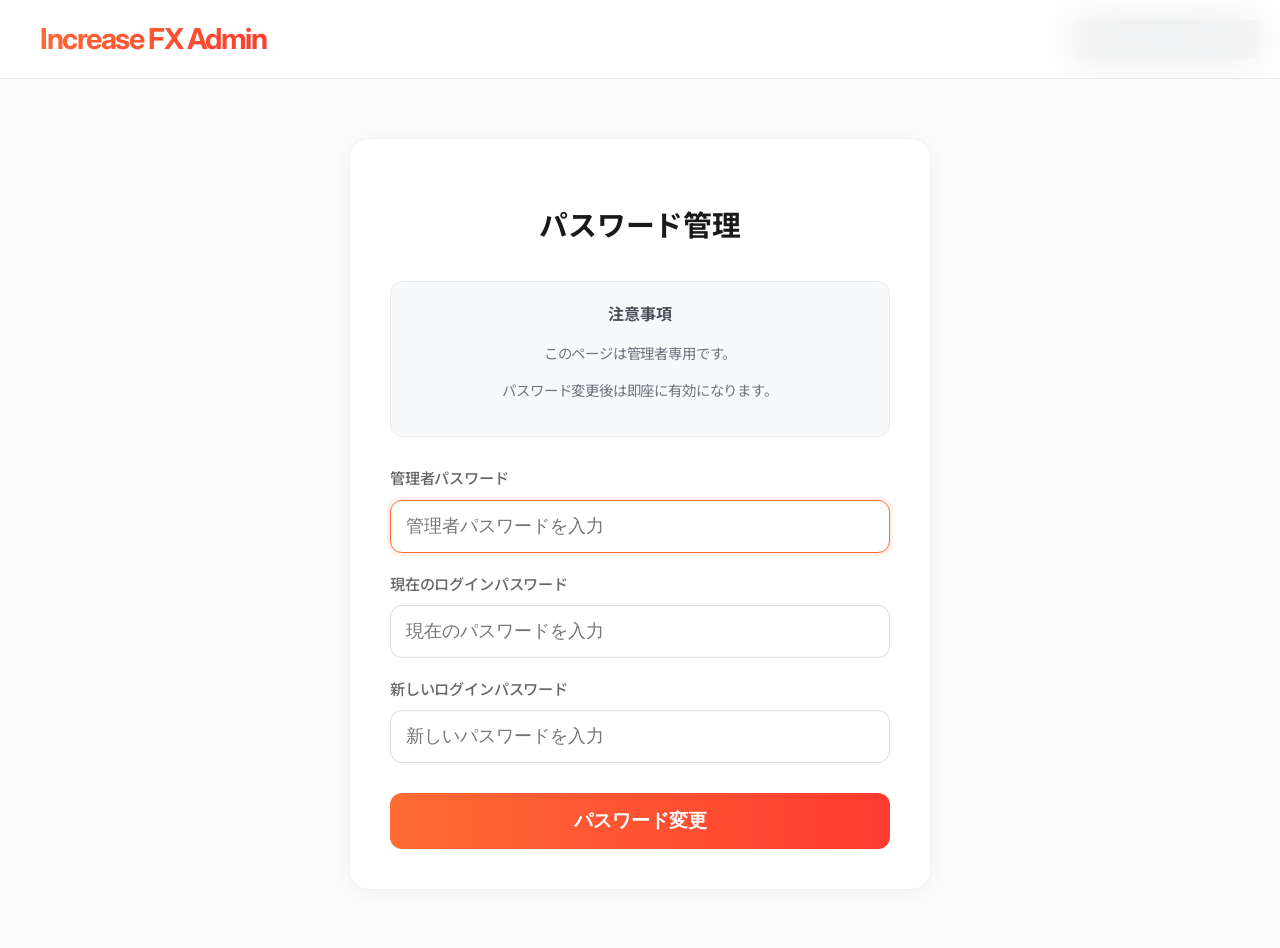
<file: admin.html>
<!DOCTYPE html>
<html lang="ja">
<head>
    <meta charset="UTF-8">
    <meta name="viewport" content="width=device-width, initial-scale=1.0">
    <title>Admin Panel - Increase FX</title>
    <link rel="preconnect" href="https://fonts.googleapis.com">
    <link rel="preconnect" href="https://fonts.gstatic.com" crossorigin>
    <link href="https://fonts.googleapis.com/css2?family=Inter:wght@300;400;500;600;700;800&family=Noto+Sans+JP:wght@300;400;500;700&display=swap" rel="stylesheet">
    <style>
        body {
            font-family: 'Inter', 'Noto Sans JP', 'system-ui', '-apple-system', 'BlinkMacSystemFont', 'Segoe UI', 'Roboto', 'Helvetica Neue', Arial, sans-serif;
            color: #1a1a1a;
            line-height: 1.6;
            letter-spacing: -0.01em;
            font-size: 1.09rem;
            text-rendering: optimizeLegibility;
            font-smooth: always;
            -webkit-font-smoothing: antialiased;
            background: #fcfcfd;
            margin: 0;
            padding: 0;
        }

        .admin-page {
            display: flex;
            flex-direction: column;
            justify-content: center;
            align-items: center;
            min-height: 100vh;
            padding: 24px;
            background: #fcfcfd;
        }

        .nav {
            position: fixed;
            top: 0;
            width: 100%;
            backdrop-filter: blur(20px);
            background: rgba(255, 255, 255, 0.85);
            border-bottom: 1px solid rgba(0, 0, 0, 0.08);
            z-index: 1000;
            padding: 16px 0;
        }

        .nav-container {
            max-width: 1200px;
            margin: 0 auto;
            display: flex;
            justify-content: space-between;
            align-items: center;
            padding: 0 24px;
        }

        .logo {
            font-size: 1.8rem;
            font-weight: 700;
            letter-spacing: -0.05em;
            font-family: 'Inter', sans-serif;
            background: linear-gradient(135deg, #FF6B35, #FF3B30);
            -webkit-background-clip: text;
            -webkit-text-fill-color: transparent;
            background-clip: text;
            cursor: pointer;
        }

        .admin-container {
            width: 100%;
            max-width: 500px;
            background: #fff;
            border: 1px solid rgba(0, 0, 0, 0.05);
            border-radius: 20px;
            padding: 40px;
            box-shadow: 0 4px 24px rgba(0, 0, 0, 0.05);
            text-align: center;
            margin-top: 80px;
        }

        .admin-container h2 {
            font-size: 1.8rem;
            font-weight: 700;
            margin-bottom: 32px;
            color: #1a1a1a;
        }

        .admin-container form {
            display: flex;
            flex-direction: column;
            gap: 20px;
        }

        .input-group {
            display: flex;
            flex-direction: column;
            text-align: left;
        }

        .input-group label {
            font-size: 0.95rem;
            font-weight: 500;
            color: #666;
            margin-bottom: 8px;
        }

        .admin-container input[type="password"] {
            width: 100%;
            padding: 15px;
            font-size: 1.1rem;
            border: 1px solid #ddd;
            border-radius: 12px;
            box-sizing: border-box;
            transition: border-color 0.3s ease;
        }

        .admin-container input[type="password"]:focus {
            outline: none;
            border-color: #FF6B35;
            box-shadow: 0 0 0 3px rgba(255, 107, 53, 0.1);
        }

        .admin-container button {
            width: 100%;
            padding: 15px;
            font-size: 1.2rem;
            font-weight: 600;
            color: #fff;
            background: linear-gradient(90deg, #FF6B35, #FF3B30);
            border: none;
            border-radius: 12px;
            cursor: pointer;
            transition: all 0.3s ease;
            margin-top: 10px;
        }

        .admin-container button:hover:not(:disabled) {
            opacity: 0.9;
            transform: translateY(-2px);
        }

        .admin-container button:disabled {
            opacity: 0.6;
            transform: none;
            cursor: not-allowed;
        }

        .loading {
            color: #666;
            margin-top: 15px;
            display: none;
            font-size: 0.95rem;
        }

        .result-message {
            margin-top: 20px;
            padding: 15px;
            border-radius: 12px;
            font-size: 0.95rem;
            font-weight: 500;
            display: none;
        }

        .result-success {
            background: linear-gradient(135deg, #d1f2eb, #a3e9d0);
            border: 2px solid #27ae60;
            color: #1e8449;
            box-shadow: 0 4px 15px rgba(39, 174, 96, 0.2);
        }

        .result-error {
            background: linear-gradient(135deg, #ffeaa7, #fab1a0);
            border: 2px solid #e17055;
            color: #d63031;
            box-shadow: 0 4px 15px rgba(225, 112, 85, 0.2);
        }

        .admin-info {
            background: #f8f9fa;
            border: 1px solid #e9ecef;
            border-radius: 12px;
            padding: 20px;
            margin-bottom: 30px;
            font-size: 0.9rem;
            color: #6c757d;
        }

        .admin-info h3 {
            margin: 0 0 10px 0;
            color: #495057;
            font-size: 1rem;
        }

        .back-link {
            position: absolute;
            top: 20px;
            right: 20px;
            background: #6c757d;
            color: white;
            padding: 8px 16px;
            border-radius: 8px;
            text-decoration: none;
            font-size: 0.9rem;
            transition: background-color 0.3s ease;
        }

        .back-link:hover {
            background: #5a6268;
        }

        @media (max-width: 768px) {
            .admin-container {
                margin: 20px;
                padding: 30px 20px;
            }

            .admin-container h2 {
                font-size: 1.5rem;
            }

            .admin-container input[type="password"],
            .admin-container button {
                font-size: 1rem;
                padding: 12px;
            }

            .back-link {
                position: static;
                display: block;
                margin-bottom: 20px;
                text-align: center;
            }
        }
    </style>
</head>
<body>
    <a href="/login.html" class="back-link">← ログインページに戻る</a>

    <div class="admin-page">
        <nav class="nav">
            <div class="nav-container">
                <span class="logo">Increase FX Admin</span>
            </div>
        </nav>
        
        <div class="admin-container">
            <h2>パスワード管理</h2>
            
            <div class="admin-info">
                <h3>注意事項</h3>
                <p>このページは管理者専用です。<p>
                </p>パスワード変更後は即座に有効になります。</p>
            </div>
            
            <form id="passwordChangeForm">
                <div class="input-group">
                    <label for="adminPassword">管理者パスワード</label>
                    <input type="password" id="adminPassword" placeholder="管理者パスワードを入力" required>
                </div>
                
                <div class="input-group">
                    <label for="oldPassword">現在のログインパスワード</label>
                    <input type="password" id="oldPassword" placeholder="現在のパスワードを入力" required>
                </div>
                
                <div class="input-group">
                    <label for="newPassword">新しいログインパスワード</label>
                    <input type="password" id="newPassword" placeholder="新しいパスワードを入力" required>
                </div>
                
                <button type="submit" id="changeButton">パスワード変更</button>
            </form>
            
            <div id="loadingMessage" class="loading">パスワードを変更中...</div>
            <div id="resultMessage" class="result-message"></div>
        </div>
    </div>

    <script>
        const form = document.getElementById('passwordChangeForm');
        const changeButton = document.getElementById('changeButton');
        const loadingMessage = document.getElementById('loadingMessage');
        const resultMessage = document.getElementById('resultMessage');

        form.addEventListener('submit', async (event) => {
            event.preventDefault();
            
            const adminPassword = document.getElementById('adminPassword').value.trim();
            const oldPassword = document.getElementById('oldPassword').value.trim();
            const newPassword = document.getElementById('newPassword').value.trim();
            
            // Validation
            if (!adminPassword || !oldPassword || !newPassword) {
                showResult('すべてのフィールドを入力してください。', 'error');
                return;
            }
            
            if (newPassword.length < 4) {
                showResult('新しいパスワードは4文字以上にしてください。', 'error');
                return;
            }
            
            setLoadingState(true);
            
            try {
                const response = await fetch('/api/admin/change-password', {
                    method: 'POST',
                    headers: {
                        'Content-Type': 'application/json',
                    },
                    body: JSON.stringify({
                        adminPassword,
                        oldPassword,
                        newPassword
                    })
                });
                
                const result = await response.json();
                
                if (result.success) {
                    showResult('パスワードが正常に更新されました！新しいパスワードは即座に有効になります。', 'success');
                    form.reset();
                } else {
                    showResult(`エラー: ${result.message}`, 'error');
                }
            } catch (error) {
                console.error('Password change error:', error);
                showResult('サーバーエラーが発生しました。もう一度お試しください。', 'error');
            } finally {
                setLoadingState(false);
            }
        });

        function showResult(message, type) {
            resultMessage.textContent = message;
            resultMessage.className = `result-message result-${type}`;
            resultMessage.style.display = 'block';
            
            // Auto hide after 5 seconds
            setTimeout(() => {
                resultMessage.style.display = 'none';
            }, 5000);
        }

        function setLoadingState(isLoading) {
            if (isLoading) {
                changeButton.disabled = true;
                loadingMessage.style.display = 'block';
                resultMessage.style.display = 'none';
            } else {
                changeButton.disabled = false;
                loadingMessage.style.display = 'none';
            }
        }

        // Focus on first input when page loads
        window.addEventListener('load', () => {
            document.getElementById('adminPassword').focus();
        });
    </script>
</body>
</html>
</file>
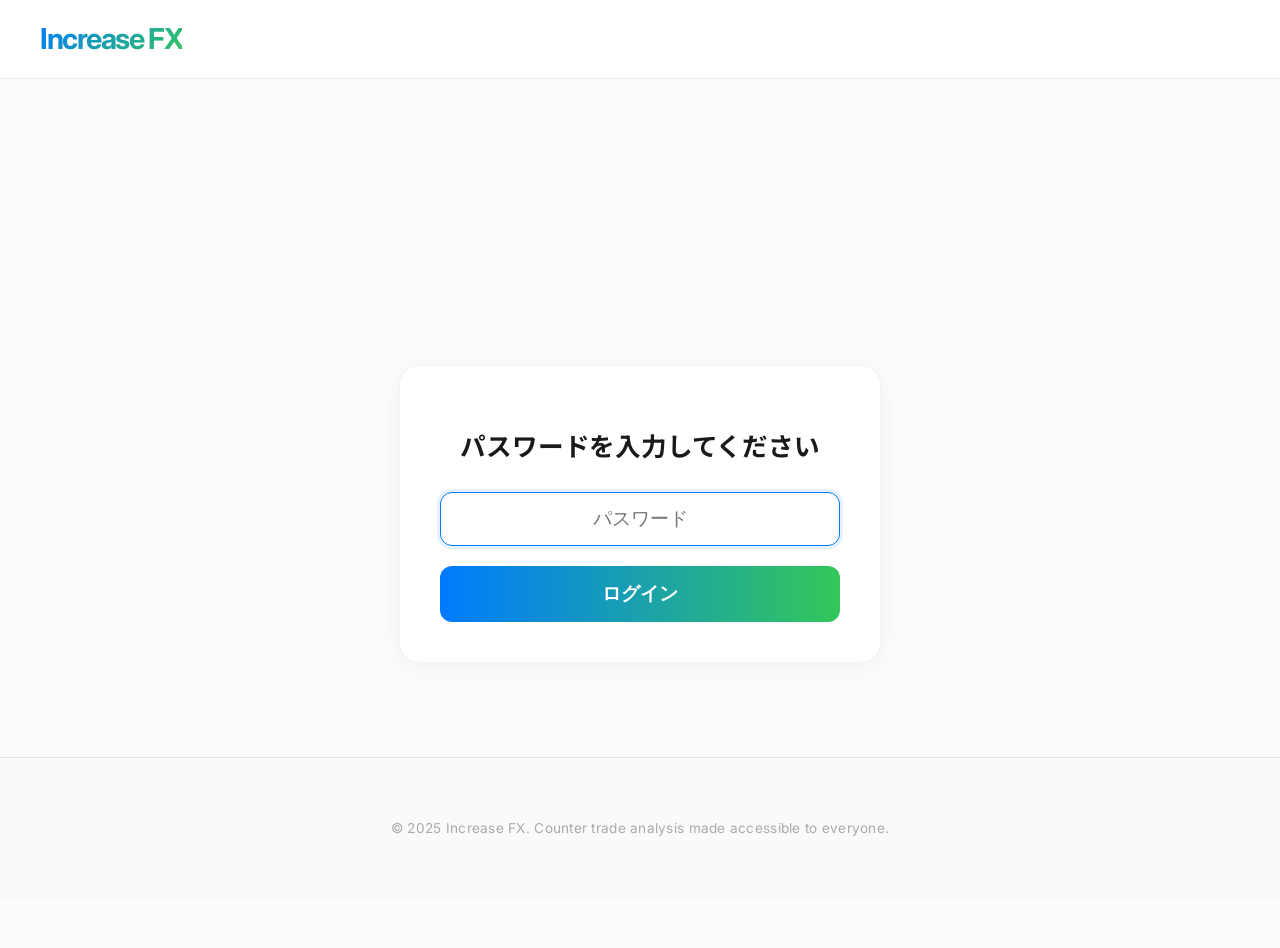
<file: login.html>
<!DOCTYPE html>
<html lang="ja">
<head>
    <meta charset="UTF-8">
    <meta name="viewport" content="width=device-width, initial-scale=1.0">
    <title>Increase FX - Login</title>
    <link rel="preconnect" href="https://fonts.googleapis.com">
    <link rel="preconnect" href="https://fonts.gstatic.com" crossorigin>
    <link href="https://fonts.googleapis.com/css2?family=Inter:wght@300;400;500;600;700;800&family=Noto+Sans+JP:wght@300;400;500;700&display=swap" rel="stylesheet">
    <style>
        body {
            font-family: 'Inter', 'Noto Sans JP', 'system-ui', '-apple-system', 'BlinkMacSystemFont', 'Segoe UI', 'Roboto', 'Helvetica Neue', Arial, sans-serif;
            color: #1a1a1a;
            line-height: 1.6;
            letter-spacing: -0.01em;
            font-size: 1.09rem;
            text-rendering: optimizeLegibility;
            font-smooth: always;
            -webkit-font-smoothing: antialiased;
            background: #fcfcfd;
            margin: 0;
            padding: 0;
        }

        .password-page {
            display: flex;
            flex-direction: column;
            justify-content: center;
            align-items: center;
            min-height: 100vh;
            padding: 24px;
            background: #fcfcfd;
        }

        .nav {
            position: fixed;
            top: 0;
            width: 100%;
            backdrop-filter: blur(20px);
            background: rgba(255, 255, 255, 0.85);
            border-bottom: 1px solid rgba(0, 0, 0, 0.08);
            z-index: 1000;
            padding: 16px 0;
        }

        .nav-container {
            max-width: 1200px;
            margin: 0 auto;
            display: flex;
            justify-content: space-between;
            align-items: center;
            padding: 0 24px;
        }

        .logo {
            font-size: 1.8rem;
            font-weight: 700;
            letter-spacing: -0.05em;
            font-family: 'Inter', sans-serif;
            background: linear-gradient(135deg, #007AFF, #34C759);
            -webkit-background-clip: text;
            -webkit-text-fill-color: transparent;
            background-clip: text;
            cursor: pointer;
        }

        .password-container {
            width: 100%;
            max-width: 400px;
            background: #fff;
            border: 1px solid rgba(0, 0, 0, 0.05);
            border-radius: 20px;
            padding: 40px;
            box-shadow: 0 4px 24px rgba(0, 0, 0, 0.05);
            text-align: center;
            margin-top: 80px;
        }

        .password-container h2 {
            font-size: 1.6rem;
            font-weight: 700;
            margin-bottom: 24px;
            color: #1a1a1a;
        }

        .password-container form {
            display: flex;
            flex-direction: column;
        }

        .password-container input[type="password"] {
            width: 100%;
            padding: 15px;
            font-size: 1.2rem;
            border: 1px solid #ddd;
            border-radius: 12px;
            margin-bottom: 20px;
            box-sizing: border-box;
            text-align: center;
            transition: border-color 0.3s ease;
        }

        .password-container input[type="password"]:focus {
            outline: none;
            border-color: #007AFF;
            box-shadow: 0 0 0 3px rgba(0, 122, 255, 0.1);
        }

        .password-container button {
            width: 100%;
            padding: 15px;
            font-size: 1.2rem;
            font-weight: 600;
            color: #fff;
            background: linear-gradient(90deg, #007AFF, #34C759);
            border: none;
            border-radius: 12px;
            cursor: pointer;
            transition: all 0.3s ease;
        }

        .password-container button:hover:not(:disabled) {
            opacity: 0.9;
            transform: translateY(-2px);
        }

        .password-container button:disabled {
            opacity: 0.6;
            transform: none;
            cursor: not-allowed;
        }

        .password-container .error-message {
            color: #e53935;
            margin-top: 10px;
            display: none;
            font-size: 0.95rem;
        }

        .password-container .loading {
            color: #666;
            margin-top: 10px;
            display: none;
            font-size: 0.95rem;
        }

        .success-message {
            background: linear-gradient(135deg, #d1f2eb, #a3e9d0);
            border: 2px solid #27ae60;
            border-radius: 16px;
            padding: 20px;
            margin-top: 20px;
            font-size: 1.1rem;
            font-weight: 600;
            color: #1e8449;
            text-align: center;
            display: none;
            box-shadow: 0 8px 25px rgba(39, 174, 96, 0.2);
            animation: slideInSuccess 0.5s ease-out;
            position: relative;
            overflow: hidden;
        }

        .success-message::before {
            content: '✓';
            position: absolute;
            left: 20px;
            top: 50%;
            transform: translateY(-50%);
            font-size: 1.5rem;
            font-weight: bold;
            color: #27ae60;
        }

        .success-message::after {
            content: '';
            position: absolute;
            top: 0;
            left: -100%;
            width: 100%;
            height: 100%;
            background: linear-gradient(90deg, transparent, rgba(255, 255, 255, 0.3), transparent);
            animation: shimmer 1.5s ease-in-out;
        }

        @keyframes slideInSuccess {
            from {
                opacity: 0;
                transform: translateY(-20px) scale(0.95);
            }
            to {
                opacity: 1;
                transform: translateY(0) scale(1);
            }
        }

        @keyframes shimmer {
            0% {
                left: -100%;
            }
            100% {
                left: 100%;
            }
        }

        .security-note {
            background: #f0f9ff;
            border: 1px solid #bfdbfe;
            border-radius: 8px;
            padding: 12px;
            margin-top: 16px;
            font-size: 0.85rem;
            color: #1e40af;
        }

        .footer {
            background: #fafafc;
            padding: 60px 24px;
            text-align: center;
            border-top: 1px solid rgba(0, 0, 0, 0.08);
            position: absolute;
            bottom: 0;
            width: 100%;
            box-sizing: border-box;
        }

        .footer p {
            color: #aaaaaa;
            font-size: 0.85rem;
            line-height: 1.6;
            letter-spacing: 0.02em;
            margin: 0;
        }

        @media (max-width: 768px) {
            .password-container {
                margin: 20px;
                padding: 30px 20px;
            }

            .password-container h2 {
                font-size: 1.4rem;
            }

            .password-container input[type="password"],
            .password-container button {
                font-size: 1.1rem;
                padding: 12px;
            }
        }
    </style>
</head>
<body>
    <div id="passwordPage" class="password-page">
        <nav class="nav">
            <div class="nav-container">
                <span class="logo">Increase FX</span>
            </div>
        </nav>
        <div class="password-container">
            <h2>パスワードを入力してください</h2>
            <form id="loginForm">
                <input type="password" id="passwordInput" placeholder="パスワード" autocomplete="current-password" required>
                <button type="submit" id="loginButton">ログイン</button>
            </form>
            <div id="loadingMessage" class="loading">認証中...</div>
            <div id="successMessage" class="success-message">ログイン成功！リダイレクト中...</div>
            <p id="errorMessage" class="error-message"></p>

        </div>
        <footer class="footer">
            <p>&copy; 2025 Increase FX. Counter trade analysis made accessible to everyone.</p>
        </footer>
    </div>

    <script>
        const loginForm = document.getElementById('loginForm');
        const passwordInput = document.getElementById('passwordInput');
        const loginButton = document.getElementById('loginButton');
        const errorMessage = document.getElementById('errorMessage');
        const loadingMessage = document.getElementById('loadingMessage');
        const successMessage = document.getElementById('successMessage');

        // Handle form submission
        loginForm.addEventListener('submit', async (event) => {
            event.preventDefault();
            
            const password = passwordInput.value.trim();
            
            if (!password) {
                showError('パスワードを入力してください。');
                return;
            }

            setLoadingState(true);

            try {
                const response = await fetch('/api/auth', {
                    method: 'POST',
                    headers: {
                        'Content-Type': 'application/json',
                    },
                    body: JSON.stringify({ password }),
                    credentials: 'same-origin'
                });

                const result = await response.json();

                if (response.ok && result.success) {
                    // Show only the beautiful success message - NO alert popup
                    showSuccess();
                    
                    // Redirect after showing success message
                    setTimeout(() => {
                        window.location.href = '/';
                    }, 2000);
                } else {
                    // Authentication failed
                    showError(result.message || 'パスワードが間違っています。');
                    passwordInput.value = '';
                    passwordInput.focus();
                }
            } catch (error) {
                console.error('Authentication error:', error);
                showError('サーバーエラーが発生しました。もう一度お試しください。');
            } finally {
                setLoadingState(false);
            }
        });

        function showError(message) {
            errorMessage.textContent = message;
            errorMessage.style.display = 'block';
            successMessage.style.display = 'none';
            
            // Hide error message after 4 seconds
            setTimeout(() => {
                errorMessage.style.display = 'none';
            }, 4000);
        }

        function showSuccess() {
            successMessage.style.display = 'block';
            errorMessage.style.display = 'none';
        }

        function setLoadingState(isLoading) {
            if (isLoading) {
                loginButton.disabled = true;
                loadingMessage.style.display = 'block';
                errorMessage.style.display = 'none';
                successMessage.style.display = 'none';
            } else {
                loginButton.disabled = false;
                loadingMessage.style.display = 'none';
            }
        }

        // Focus on password input when page loads
        window.addEventListener('load', () => {
            passwordInput.focus();
        });
    </script>
</body>
</html>
</file>
<file: css/home.css>
body {
    font-family: 'Inter', 'Noto Sans JP', 'system-ui', '-apple-system', 'BlinkMacSystemFont', 'Segoe UI', 'Roboto', 'Helvetica Neue', Arial, sans-serif;
    color: #1a1a1a;
    line-height: 1.6;
    letter-spacing: -0.01em;
    font-size: 1.09rem;
    text-rendering: optimizeLegibility;
    font-smooth: always;
    -webkit-font-smoothing: antialiased;
    background: #fcfcfd;
}

.nav {
    position: fixed;
    top: 0;
    width: 100%;
    backdrop-filter: blur(20px);
    background: rgba(255, 255, 255, 0.85);
    border-bottom: 1px solid rgba(0, 0, 0, 0.08);
    z-index: 1000;
    padding: 16px 0;
}

.nav-container {
    max-width: 1200px;
    margin: 0 auto;
    display: flex;
    justify-content: space-between;
    align-items: center;
    padding: 0 24px;
}

.logo {
    font-size: 1.8rem;
    font-weight: 700;
    letter-spacing: -0.05em;
    font-family: 'Inter', sans-serif;
    background: linear-gradient(135deg, #007AFF, #34C759);
    -webkit-background-clip: text;
    -webkit-text-fill-color: transparent;
    background-clip: text;
    cursor: pointer;
}

.nav-links {
    display: flex;
    gap: 40px;
    list-style: none;
}

.nav-links a {
    font-weight: 500;
    font-size: 1rem;
    letter-spacing: 0.01em;
    color: #272829;
    text-decoration: none;
    transition: color 0.3s ease;
}

.nav-links a:hover {
    color: #007AFF;
}

.hero {
    padding: 180px 24px 120px;
    text-align: center;
    background: linear-gradient(180deg, #ffffff 0%, #fcfcfd 100%);
}

.hero h1 {
    font-size: 4.5rem;
    font-weight: 800;
    line-height: 1.15;
    letter-spacing: -0.05em;
    color: #272829;
    margin-bottom: 0px;
}

.hero p {
    font-size: 1.5rem;
    font-weight: 400;
    color: #6e6e6e;
    line-height: 1.7;
    letter-spacing: 0.01em;
    max-width: 700px;
    margin: 0 auto 48px;
}

.section {
    padding: 120px 24px;
    max-width: 1200px;
    margin: 0 auto;
    background: #fff;
}

.section-title {
    font-size: 2.5rem;
    font-weight: 700;
    line-height: 1.2;
    letter-spacing: -0.03em;
    color: #272829;
    text-align: center;
    margin-bottom: 12px;
}

.summary-box {
    background: #fcfcfd;
    border: 1px solid rgba(0, 0, 0, 0.05);
    border-radius: 12px;
    padding: 24px;
    text-align: center;
    margin: 0 auto 64px;
    max-width: 600px;
}

.summary-box h3 {
    font-size: 1.8rem;
    font-weight: 600;
    color: #1a1a1a;
    margin-bottom: 24px;
    letter-spacing: 0.02em;
}

.summary-box p {
    font-size: 2.5rem;
    font-weight: 500;
    color: #333333;
    margin-bottom: 16px;
    letter-spacing: 0.01em;
    display: flex;
    justify-content: center;
    align-items: center;
    gap: 15px;
}

.summary-box .summary-pair {
    font-size: 2.5rem;
    font-weight: 500;
    color: #333333;
}

.summary-box .summary-entry {
    font-size: 2.5rem;
    font-weight: 700;
    letter-spacing: 0.05em;
    -webkit-background-clip: text;
    -webkit-text-fill-color: transparent;
    background-clip: text;
}

.summary-box .summary-entry.up,
.summary-box .summary-entry.down {
    background-image: linear-gradient(90deg, #007AFF, #34C759);
}

.summary-box .summary-entry.buy {
    background-image: linear-gradient(90deg, #34C759, #007AFF);
}

.summary-box .summary-entry.sell {
    background-image: linear-gradient(90deg, #FF3B30, #FF6B35);
}

.summary-box .summary-entry.neutral {
    background: none;
    -webkit-text-fill-color: #6e6e6e;
    color: #6e6e6e;
}

.summary-box .time-stamp {
    font-size: 1rem;
    color: #999;
    margin-top: 24px;
}

.section-subtitle {
    font-size: 1.15rem;
    font-weight: 400;
    color: #6e6e6e;
    line-height: 1.8;
    letter-spacing: 0.01em;
    text-align: center;
    margin-bottom: 72px;
    max-width: 800px;
    margin-left: auto;
    margin-right: auto;
}

.pair-toggle-container {
    display: flex;
    justify-content: center;
    gap: 20px;
    margin-top: 40px;
    margin-bottom: 40px;
}

.pair-toggle-btn {
    background: #fff;
    color: #6e6e6e;
    font-size: 1.2rem;
    font-weight: 500;
    padding: 12px 24px;
    border: 1px solid rgba(0, 0, 0, 0.1);
    border-radius: 12px;
    cursor: pointer;
    transition: all 0.3s ease;
}

.pair-toggle-btn:hover {
    color: #007AFF;
    border-color: #007AFF;
}

.pair-toggle-btn.active {
    background: linear-gradient(90deg, #007AFF, #34C759);
    color: #fff;
    border-color: transparent;
    box-shadow: 0 4px 10px rgba(0, 122, 255, 0.2);
}

.card {
    background: #fcfcfd;
    border: 1px solid rgba(0, 0, 0, 0.05);
    border-radius: 20px;
    padding: 32px;
    backdrop-filter: blur(20px);
    transition: all 0.3s ease;
    box-shadow: 0 4px 24px rgba(0, 0, 0, 0.03);
}

.card:hover {
    transform: translateY(-8px);
    border-color: rgba(0, 122, 255, 0.2);
    box-shadow: 0 16px 40px rgba(0, 0, 0, 0.08);
}

.table-container {
    overflow-x: auto;
    border-radius: 20px;
    background: #fcfcfd;
    border: 1px solid rgba(0, 0, 0, 0.05);
}

.data-table {
    width: 100%;
    border-collapse: collapse;
    font-size: 1rem;
    background: #fcfcfd;
}

.data-table th {
    background: #fafafc;
    padding: 18px 16px;
    text-align: center;
    font-weight: 500;
    border-bottom: 1px solid rgba(0, 0, 0, 0.08);
    color: #888888;
    font-size: 0.95rem;
    text-transform: uppercase;
    letter-spacing: 0.05em;
}

.data-table td {
    padding: 18px 16px;
    border-bottom: 1px solid rgba(0, 0, 0, 0.05);
    background: #fcfcfd;
    color: #666666;
    font-size: 1rem;
    text-align: center;
    font-weight: 400;
    letter-spacing: 0.01em;
    cursor: pointer;
}

.data-table tr:last-child td {
    border-bottom: none;
}

.data-table tr:hover {
    background: #f9f9fb;
}

.pair-name {
    font-weight: 600;
    color: #1a1a1a !important;
    font-size: 1.05rem !important;
}

.highlight-top3 {
    font-weight: 700 !important;
    font-size: 1.1rem !important;
    color: #34C759 !important;
}

.highlight-extreme-ranking {
    font-weight: 700 !important;
    font-size: 1.1rem !important;
    color: #007AFF !important;
}

.highlight-rsi-extreme {
    font-weight: 700 !important;
    font-size: 1.1rem !important;
    color: #007AFF !important;
}

.entry-normal {
    color: #888888;
    font-weight: 400;
    padding: 8px 16px;
    font-size: 0.95rem;
    letter-spacing: 0.02em;
}

.entry-stay {
    color: #6e6e6e;
    font-weight: 400;
    padding: 8px 16px;
    border-radius: 12px;
    background: rgba(110, 110, 110, 0.1);
    font-size: 0.95rem;
    letter-spacing: 0.02em;
}

.entry-buy {
    background: rgba(52, 199, 89, 0.15);
    color: #34C759;
    font-weight: 600;
    padding: 8px 16px;
    border-radius: 12px;
    font-size: 0.95rem;
    letter-spacing: 0.02em;
}

.entry-sell {
    background: rgba(255, 59, 48, 0.15);
    color: #FF3B30;
    font-weight: 600;
    padding: 8px 16px;
    border-radius: 12px;
    font-size: 0.95rem;
    letter-spacing: 0.02em;
}

.features {
    display: grid;
    grid-template-columns: repeat(auto-fit, minmax(320px, 1fr));
    gap: 40px;
    margin-top: 80px;
}

.feature {
    text-align: left;
    background: #fcfcfd;
    border: 1px solid rgba(0, 0, 0, 0.05);
    border-radius: 20px;
    padding: 40px;
    transition: all 0.3s ease;
    box-shadow: 0 4px 24px rgba(0, 0, 0, 0.03);
}

.feature:hover {
    transform: translateY(-8px);
    box-shadow: 0 16px 40px rgba(0, 0, 0, 0.08);
}

.feature h3 {
    font-size: 1.5rem;
    font-weight: 600;
    color: #1a1a1a;
    margin: 0 0 16px 0;
    text-align: center;
    letter-spacing: -0.01em;
}

.feature p {
    font-size: 1rem;
    font-weight: 400;
    color: #6e6e6e;
    line-height: 1.7;
    letter-spacing: 0.01em;
    margin: 0;
}

.footer {
    background: #fafafc;
    padding: 60px 24px;
    text-align: center;
    border-top: 1px solid rgba(0, 0, 0, 0.08);
}

.footer p {
    color: #aaaaaa;
    font-size: 0.85rem;
    line-height: 1.6;
    letter-spacing: 0.02em;
}

.footer-links {
    display: flex;
    justify-content: center;
    gap: 40px;
    margin-bottom: 24px;
}

.footer-links a {
    color: #007AFF;
    text-decoration: none;
    font-weight: 500;
    font-size: 0.95rem;
    letter-spacing: 0.02em;
}

.footer-links a:hover {
    text-decoration: underline;
}

.page {
    display: none;
    min-height: 80vh;
}

.page.active {
    display: block;
}

.page h2 {
    font-size: 2.2rem;
    font-weight: 600;
    margin-bottom: 32px;
    background: linear-gradient(135deg, #1a1a1a 0%, #666666 100%);
    -webkit-background-clip: text;
    -webkit-text-fill-color: transparent;
    background-clip: text;
}

.page h3 {
    font-size: 1.5rem;
    font-weight: 500;
    margin: 32px 0 16px 0;
    color: #1a1a1a;
}

.page p {
    color: #666666;
    line-height: 1.8;
    margin-bottom: 16px;
    font-weight: 300;
}

.scroll-indicator {
    position: fixed;
    top: 0;
    left: 0;
    width: 100%;
    height: 3px;
    background: linear-gradient(90deg, #007AFF, #34C759);
    transform-origin: left;
    transform: scaleX(0);
    z-index: 1001;
}

.loading {
    text-align: center;
    padding: 20px;
    color: #666;
}

.error {
    text-align: center;
    padding: 20px;
    color: #ff4444;
    background: #ffe6e6;
    border-radius: 8px;
    margin: 20px 0;
}

.trigger-on {
    background: #34C759;
    color: #ffffff;
    font-weight: 500;
    padding: 6px 12px;
    border-radius: 20px;
    font-size: 0.85rem;
    letter-spacing: 0.01em;
    display: inline-block;
    text-align: center;
    min-width: 50px;
    border: none;
    white-space: nowrap;
}

.trigger-off {
    background: #e5e5e7;
    color: #8e8e93;
    font-weight: 500;
    padding: 6px 12px;
    border-radius: 20px;
    font-size: 0.85rem;
    letter-spacing: 0.01em;
    display: inline-block;
    text-align: center;
    min-width: 50px;
    border: none;
    white-space: nowrap;
}

/* Chart thumbnail styles */
.chart-thumbnail {
    width: 60px;
    height: 45px;
    object-fit: cover;
    border-radius: 4px;
    border: 1px solid #ddd;
    transition: all 0.3s ease;
    display: block;
    margin: 0 auto;
    cursor: pointer;
}

.chart-thumbnail:hover {
    border-color: #007AFF;
    transform: scale(1.02);
    box-shadow: 0 2px 4px rgba(0,0,0,0.1);
}

.data-table td:first-child {
    background-color: #f8f9fa;
    font-weight: bold;
    color: #333;
    width: 60px;
    padding: 12px 8px;
    font-size: 0.9rem;
}

.data-table td:not(:first-child) {
    padding: 8px 4px;
}

/* Modal styles */
.modal-content {
    margin: 3% auto;
    display: block;
    max-width: 90%;
    max-height: 85%;
    border-radius: 8px;
    box-shadow: 0 8px 32px rgba(0,0,0,0.5);
    animation: zoomIn 0.3s ease;
}

.close {
    position: absolute;
    top: 10px;
    right: 25px;
    color: #fff;
    font-size: 35px;
    font-weight: bold;
    cursor: pointer;
    z-index: 1001;
    background: rgba(0,0,0,0.5);
    border-radius: 50%;
    width: 40px;
    height: 40px;
    display: flex;
    align-items: center;
    justify-content: center;
    line-height: 1;
}

/* Win/Lose frame styles for chart thumbnails */
.chart-thumbnail.win-frame {
    border: 3px solid #34C759;
    box-shadow: 0 0 8px rgba(52, 199, 89, 0.4);
}

.chart-thumbnail.lose-frame {
    border: 3px solid #FF3B30;
    box-shadow: 0 0 8px rgba(255, 59, 48, 0.4);
}

.chart-thumbnail.win-frame:hover {
    border-color: #30D158;
    box-shadow: 0 0 12px rgba(52, 199, 89, 0.6);
    transform: scale(1.05);
}

.chart-thumbnail.lose-frame:hover {
    border-color: #FF453A;
    box-shadow: 0 0 12px rgba(255, 59, 48, 0.6);
    transform: scale(1.05);
}

/* Mobile responsive styles */
@media (max-width: 768px) {
    .hero h1 {
        font-size: 3.2rem;
        line-height: 1.2;
    }

    .hero p {
        font-size: 1.1rem;
    }

    .nav-links {
        display: none;
    }

    .data-table {
        font-size: 13px;
    }

    .data-table td {
        font-size: 12px;
        padding: 12px 8px;
    }

    .data-table th {
        font-size: 12px;
        padding: 12px 8px;
    }

    .features {
        grid-template-columns: 1fr;
    }

    .footer-links {
        flex-direction: column;
        gap: 16px;
    }

    .section-title {
        font-size: 2rem;
    }

    .pair-toggle-container {
        flex-direction: column;
        align-items: center;
        gap: 8px;
    }

    .pair-toggle-btn {
        width: 100%;
        max-width: 300px;
        border-radius: 12px !important;
    }

    .chart-thumbnail {
        width: 45px;
        height: 35px;
    }
    
    .data-table td:first-child {
        width: 45px;
        padding: 8px 4px;
        font-size: 0.8rem;
    }
    
    .data-table td:not(:first-child) {
        padding: 6px 2px;
    }

    .chart-thumbnail.win-frame,
    .chart-thumbnail.lose-frame {
        border-width: 2px;
    }
}
</file>
